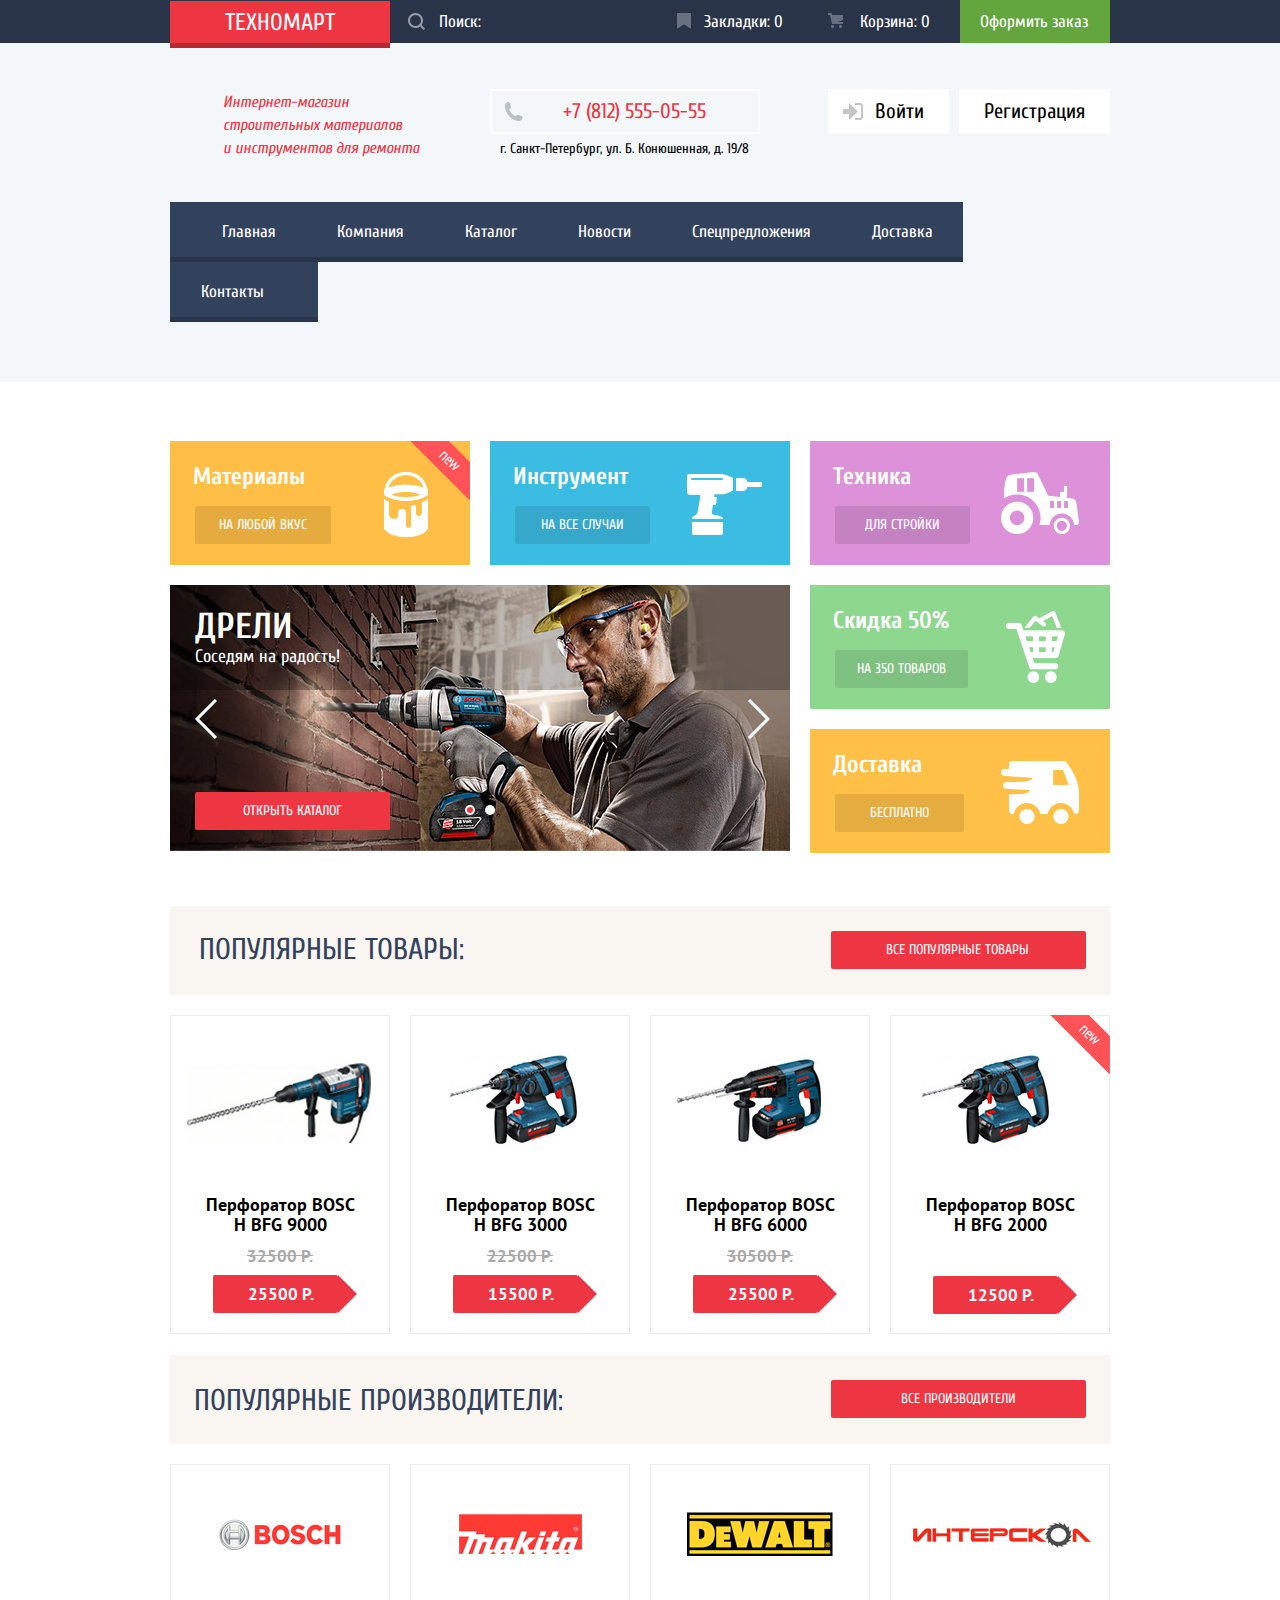
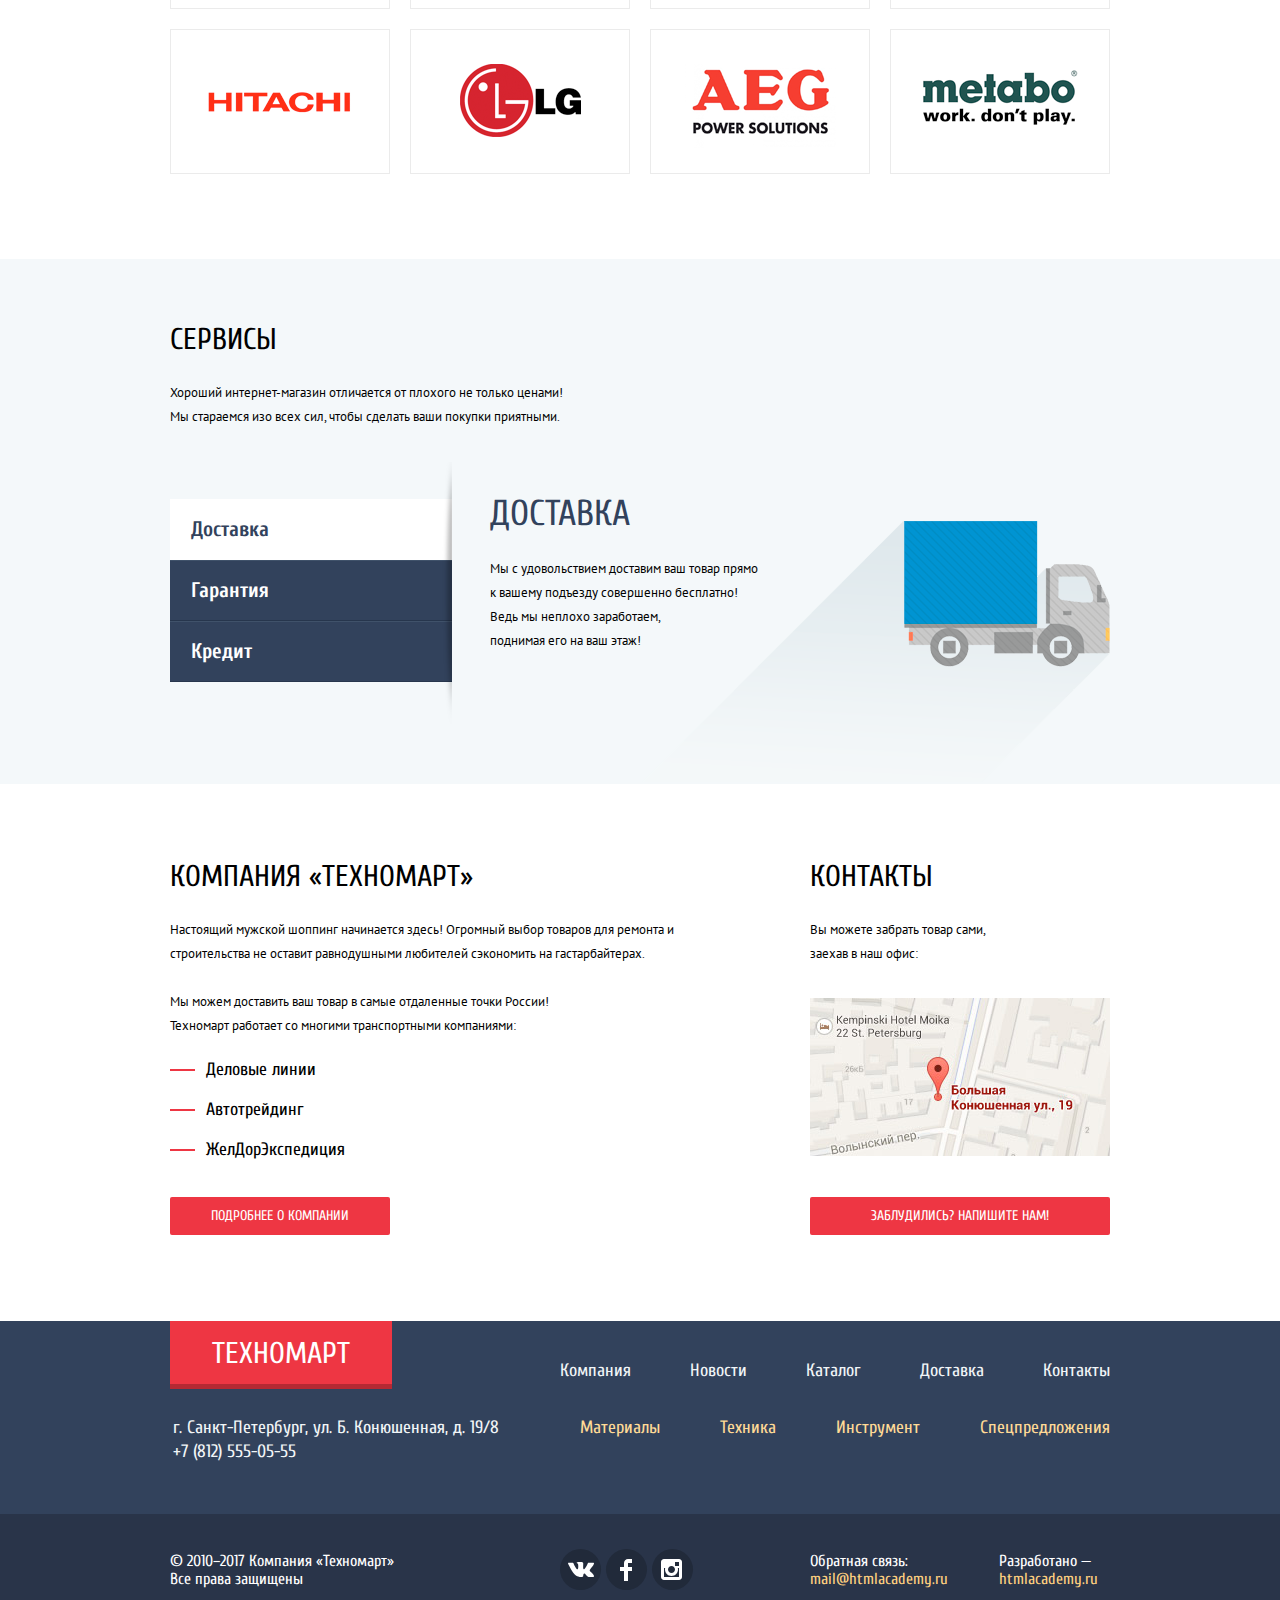
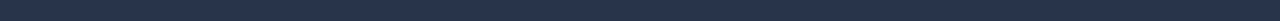
<file: index.html>
<!DOCTYPE html>
<html lang="ru">
  <head>
    <meta charset="UTF-8">
    <title>HTML Academy: Техномарт</title>
    <link href="https://fonts.googleapis.com/css?family=Cuprum:400,400i,700|PT+Sans:400,400i,700&amp;subset=cyrillic" rel="stylesheet">
    <link rel="stylesheet" href="css/style.css">
    <link href="css/normalize.css" rel="stylesheet">
  </head>
  <body>
    <header class="main-header">
      <div class="header-top">
        <div class="container">
          <a class="logo">Техномарт</a>
          <form class="search-form" method="get" action="https://echo.htmlacademy.ru">
            <input type="text" id="site-search" placeholder="Поиск:">
            <label for="site-search"></label>
          </form>
          <a class="bookmarks" href="#">Закладки: 0</a>
          <a class="basket" href="#">Корзина: 0</a>
          <a href="#">Оформить заказ</a>
        </div>
      </div>
      <div class="header-bottom container">
        <h1>Интернет-магазин<br> строительных материалов<br> и инструментов для ремонта</h1>
        <p class="header-contacts"><span>+7 (812) 555-05-55 </span><span>г. Санкт-Петербург, ул. Б. Конюшенная, д. 19/8</span></p>
        <ul class="user-menu">
          <li><a class="enter" href="#">Войти</a></li>
          <li><a href="#">Регистрация</a></li>
        </ul>
        <nav class="main-navigation">
          <ul>
            <li><a class="first-item" href="#">Главная</a></li>
            <li><a href="#">Компания</a></li>
            <li><a href="catalog.html">Каталог</a></li>
            <li><a href="#">Новости</a></li>
            <li><a href="#">Спецпредложения</a></li>
            <li><a href="#">Доставка</a></li>
            <li><a class="last-item" href="#">Контакты</a></li>
          </ul>
        </nav>
      </div>
    </header>
    <main>
      <div class="container">
        <section class="promo-block">
          <h2 class="visually-hidden">Предложения магазина</h2>
          <div class="greed">
            <p class="materials new-flag">
              <b>Материaлы</b>
              <a href="#">На любой вкус</a>
            </p>
            <p class="tools">
              <b>Инструмент</b>
              <a href="#">На все случаи</a>
            </p>
            <p class="equipment">
              <b>Техника</b>
              <a href="#">Для стройки</a>
            </p>
            <div class="materials-right-column">
              <p class="discount">
                <b>Скидка 50%</b>
                <a href="#">На 350 товаров</a>
              </p>
              <p class="delivery">
                <b>Доставка</b>
                <a href="#">Бесплатно</a>
              </p>
            </div>
            <section class="manual-tools">
              <h3 class="visually-hidden">Ручной инструмент</h3>
              <button class="prev">Предыдущий</button>
              <button class="next">Следующий</button>
              <ul class="slider-list">
                <li class="active">
                  <h4>Дрели</h4>
                  <p>Соседям на радость!</p>
                  <a href="catalog.html">Открыть каталог</a>
                </li>
                <li>
                  <h4>Перфораторы</h4>
                  <p>Настоящие мужские игрушки</p>
                  <a href="#">Открыть каталог</a>
                </li>
              </ul>
              <div class="slider-dots">
                <span class=" dot drills-dot current-dot"></span>
                <span class="dot perforators-dot"></span>
              </div>
            </section>
          </div>
        </section>
      </div>
      <section class="goods container">
        <div class="goods-header">
          <h2>Популярные товары:</h2>
          <a href="#">Все популярные товары</a>
        </div>
        <ul>
          <li class="goods-item">
            <h3>Перфоратор BOSCH BFG 9000</h3>
            <div class="goods-image">
              <img src="img/bocsh-bfg-9000.jpg" alt="Изображение перфоратора BOCSH BFG 9000" width="184" height="164">
            </div>
            <div class="mask">
                <a class="buy-button" href="#">Купить</a>
                <a class="bookmark-button" href="#">В закладки</a>
            </div>
            <p>32500 р.</p>
            <a class="goods-button" href="#">25500 p.</a>
          </li>
          <li class="goods-item">
            <h3>Перфоратор BOSCH BFG 3000</h3>
            <div class="goods-image">
              <img src="img/bocsh-bfg-3000.jpg" alt="Изображение перфоратора BOCSH BFG 3000" width="127" height="112">
            </div>
            <div class="mask">
              <a class="buy-button" href="#">Купить</a>
              <a class="bookmark-button" href="#">В закладки</a>
            </div>
            <p>22500 р.</p>
            <a class="goods-button" href="#">15500 p.</a>
          </li>
          <li class="goods-item">
            <h3>Перфоратор BOSCH BFG 6000</h3>
            <div class="goods-image">
              <img src="img/bocsh-bfg-6000.jpg" alt="Изображение перфоратора BOCSH BFG 6000" width="144" height="128">
            </div>
            <div class="mask">
              <a class="buy-button" href="#">Купить</a>
              <a class="bookmark-button" href="#">В закладки</a>
            </div>
            <p>30500 р.</p>
            <a class="goods-button" href="#">25500 p.</a>
          </li>
          <li class="goods-item new-flag">
            <h3>Перфоратор BOSCH BFG 2000</h3>
            <div class="goods-image">
              <img src="img/bocsh-bfg-2000.jpg" alt="Изображение перфоратора BOCSH BFG 2000" width="127" height="112">
            </div>
            <div class="mask">
              <a class="buy-button" href="#">Купить</a>
              <a class="bookmark-button" href="#">В закладки</a>
            </div>
            <a class="goods-button" href="#">12500 p.</a>
          </li>
        </ul>
      </section>
      <section class="producer container">
        <div class="producer-header">
          <h2>Популярные производители:</h2>
          <a href="#">Все производители</a>
        </div>
        <ul class="producer-list">
          <li class="producer-item">
            <a href="#">
              <img src="img/bosch-logo.png" alt="Изображение логотипа BOCSH" width="126" height="37">
            </a>
          </li>
          <li class="producer-item">
            <a href="#">
              <img src="img/makita-logo.png" alt="Изображение логотипа Makita" width="123" height="40">
            </a>
          </li>
          <li class="producer-item">
            <a href="#">
              <img src="img/dewalt-logo.png" alt="Изображение логотипа DeWALT" width="146" height="44">
            </a>
          </li>
          <li class="producer-item">
            <a href="#">
              <img src="img/interskol-logo.png" alt="Изображение логотипа Интерсол" width="200" height="88">
            </a>
          </li>
          <li class="producer-item"v>
            <a href="#">
              <img src="img/hitachi-logo.png" alt="Изображение логотипа HITACHI" width="169" height="31">
            </a>
          </li>
          <li class="producer-item">
            <a href="#">
              <img src="img/lg-logo.png" alt="Изображение логотипа LG" width="121" height="73">
            </a>
          </li>
          <li class="producer-item">
            <a href="#">
              <img src="img/aeg-logo.png" alt="Изображение логотипа AEG Power Solutions" width="151" height="96">
            </a>
          </li>
          <li class="producer-item">
            <a href="#">
              <img src="img/metabo-logo.png" alt="Изображение логотипа Metabo" width="204" height="69">
            </a>
          </li>
        </ul>
      </section>
      <section class="services">
        <div class="container">
          <h2>Сервисы</h2>
          <p>Хороший интернет-магазин отличается от плохого не только ценами! Мы стараемся изо всех сил, чтобы сделать ваши покупки приятными.</p>
          <div class="slides">
            <div class="slides-button">
              <a class="services-button delivery-button button-current" href="#">Доставка</a>
              <a class="services-button warrant-button" href="#">Гарантия</a>
              <a class="services-button credit-button" href="#">Кредит</a>
            </div>
            <ul class="servise-slides">
              <li class="slide-delivery current-slide">
                <h3>Доставка</h3>
                <p>Мы с удовольствием доставим ваш товар прямо<br> к вашему подъезду совершенно бесплатно!<br> Ведь мы неплохо заработаем,<br> поднимая его на ваш этаж!</p> 
              </li>
              <li class="slide-warrant">
                <h3>Гарантия</h3>
                <p>Если купленный у нас товар поломается или заискрит,<br> а также в случае пожара, спровоцированного его возгаранием,<br> вы всегда можете быть уверены в нашей гарантии. Мы обменяем<br> сгоревший товар на новый.<br> Дом уж восстановите как-нибудь сами.</p>
              </li>
              <li class="slide-credit">
                <h3>Кредит</h3>
                <p>Залезть в долговую яму стало проще!<br> Кредитные консультанты придут вам на помощь.</p>
                <a href="#">Отправить заявку</a>
              </li>
            </ul>
          </div>
        </div>
      </section>
      <div class="container about-us-grid">
        <section class="about-us">
          <h2>Компания «Техномарт»</h2>
          <p>Настоящий мужской шоппинг начинается здесь! Огромный выбор товаров для ремонта и строительства не оставит равнодушными любителей сэкономить на гастарбайтерах.</p>
          <p>Мы можем доставить ваш товар в самые отдаленные точки России! Техномарт работает со многими транспортными компаниями:</p>
          <ul class="delivery-companies">
            <li>Дeловые линии</li>
            <li>Автотрейдинг</li>
            <li>ЖелДорЭкспедиция</li>
          </ul>
          <a class="red-button about-us-button" href="#">Подробнее о компании</a>
        </section>
        <section class="contacts">
          <h2>Контакты</h2>
          <p>Вы можете забрать товар сами, заехав в наш офис:</p>
          <a class="map" href="https://yandex.ru/maps/2/saint-petersburg/?ll=30.323171%2C59.938504&mode=search&ol=geo&ouri=ymapsbm1%3A%2F%2Fgeo%3Fll%3D30.323%252C59.939%26spn%3D0.001%252C0.001%26text%3D%25D0%25A0%25D0%25BE%25D1%2581%25D1%2581%25D0%25B8%25D1%258F%252C%2520%25D0%25A1%25D0%25B0%25D0%25BD%25D0%25BA%25D1%2582-%25D0%259F%25D0%25B5%25D1%2582%25D0%25B5%25D1%2580%25D0%25B1%25D1%2583%25D1%2580%25D0%25B3%252C%2520%25D0%2591%25D0%25BE%25D0%25BB%25D1%258C%25D1%2588%25D0%25B0%25D1%258F%2520%25D0%259A%25D0%25BE%25D0%25BD%25D1%258E%25D1%2588%25D0%25B5%25D0%25BD%25D0%25BD%25D0%25B0%25D1%258F%2520%25D1%2583%25D0%25BB%25D0%25B8%25D1%2586%25D0%25B0%252C%252019%252F8&sctx=ZAAAAAgAEAAaKAoSCSt8fa1LD0NAEb96LFFMzEtAEhIJAP7%2F%2F7%2Fcxz8RADR66cs3rD8iBQABAgQFKAowADj0n5a00dTn7X9A26ABSAFVAACAv1j%2F%2F%2F%2F%2F%2F%2F%2F%2F%2F%2F8BYhJkaXJlY3RfcGFnZV9pZD0yNDJqAnJ1cACdAc3MzD2gAQCoAQA%3D&sll=30.323311%2C59.938593&sspn=0.006928%2C0.001815&text=%D0%91%D0%BE%D0%BB%D1%8C%D1%88%D0%B0%D1%8F%20%D0%9A%D0%BE%D0%BD%D1%8E%D1%88%D0%B5%D0%BD%D0%BD%D0%B0%D1%8F%20%D1%83%D0%BB%D0%B8%D1%86%D0%B0%2C%2019&z=18.25">
            <img src="img/map.jpg" alt="Интернет-магазин Техномарт расположен по адресу г. Санкт-Петербург, ул. Большая Конюшенная, д. 19" width="300" height="158">
          </a>
          <a class="red-button contacts-button" href="#">Заблудились? Напишите нам!</a>
        </section>
      </div>
    </main>
    <footer>
      <div class="footer-lighter">
        <div class="container">
          <div class="footer-lighter-top">
            <a class="footer-logo">Техномарт</a>
            <ul class="footer-main-menu">
              <li><a href="#">Компания</a></li>
              <li><a href="#">Новости</a></li>
              <li><a href="#">Каталог</a></li>
              <li><a href="#">Доставка</a></li>
              <li><a href="#">Контакты</a></li>
            </ul>
          </div>
          <div class="footer-lighter-bottom">
            <p>г. Санкт-Петербург, ул. Б. Конюшенная, д. 19/8 +7 (812) 555-05-55</p>
            <ul class="footer-offer-menu">
              <li><a href="#">Материалы</a></li>
              <li><a href="#">Техника</a></li>
              <li><a href="#">Инструмент</a></li>
              <li><a href="#">Спецпредложения</a></li>
            </ul>
          </div>
        </div>
      </div>
      <div class="footer-darker">
        <div class="container">
          <p>© 2010–2017 Компания «Техномарт» Все права защищены</p>
          <ul class="social-list">
            <li>
              <a class="vkontakte" href="#">
                <img src="img/vk-icon.svg" width="26" height="15" alt="Страница Техномарта Вконтакте">
              </a>
            </li>
            <li>
              <a class="facebook" href="#">
                <img src="img/fb-icon.svg" width="12" height="22" alt="Страница Техномарта на Facebook">
              </a>
            </li>
            <li>
              <a class="instagram" href="#">
                <img src="img/insta-icon.svg" width="21" height="21" alt="Страница Техномарта в Instagram">
              </a>
            </li>
          </ul>
          <p>Обратная связь: <a class="email" href="mailto:mail@htmlacademy.ru">mail@htmlacademy.ru</a></p>
          <p>Разработано — <a class="developer" href="#">htmlacademy.ru</a></p>
        </div>
      </div>
    </footer>
    <section class="modal-feedback">
      <form class="feedback-form" action="get" action="https://echo.htmlacademy.ru">
        <div class="white-background">
          <p class="feedback-form-item">
            <label for="user-name">Ваше имя:</label>
            <input class='user' type="text" name="name" id="user-name" placeholder="Имя Фамилия">
          </p>
          <p class="feedback-form-item">
            <label for="user-email">Ваш e-mail:</label>
            <input type="text" name="email" id="user-email" placeholder="email@example.com">
          </p>
          <p class="feedback-form-item">
            <label for="user-letter">Текст письма:</label>
            <textarea name="letter" id="user-letter" cols="30" rows="10" placeholder="В свободной форме"></textarea>
          </p>
        </div>
        <div class="gray-background">
          <button class="red-button" type="submit">Отправить</button>
        </div>
      </form>
      <button class="close-button" type="button">Закрыть</button>
    </section>
    <section class="modal-map">
      <iframe src="https://yandex.ru/map-widget/v1/-/CCuwNM9k" width="970" height="476" frameborder="1" allowfullscreen="true"></iframe>
      <img src="img/map-modal.png" widht="970" height="476" alt="Расположение интернет-магазина Техномарт на карте">
      <button class="close-button" type="button">Закрыть</button>
    </section>
    <script src="js/script.js"></script>
  </body>
</html>
</file>
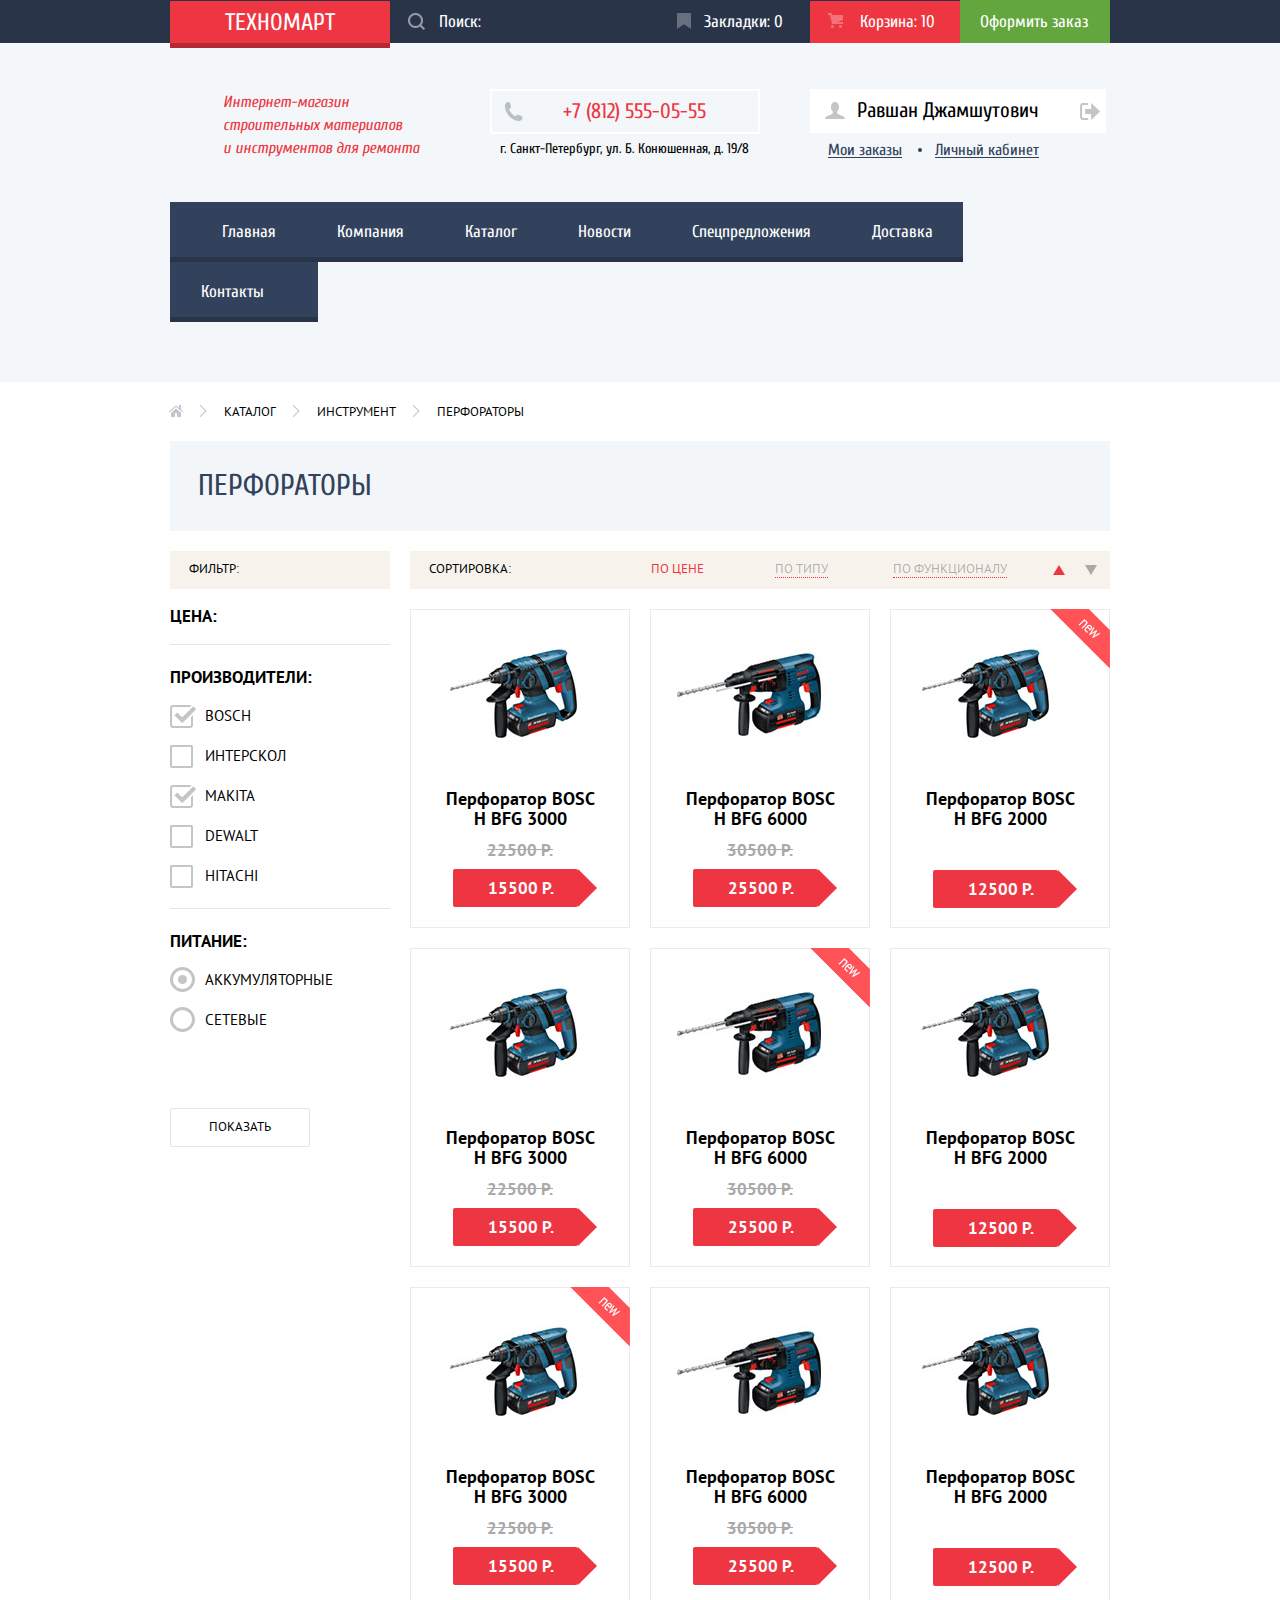
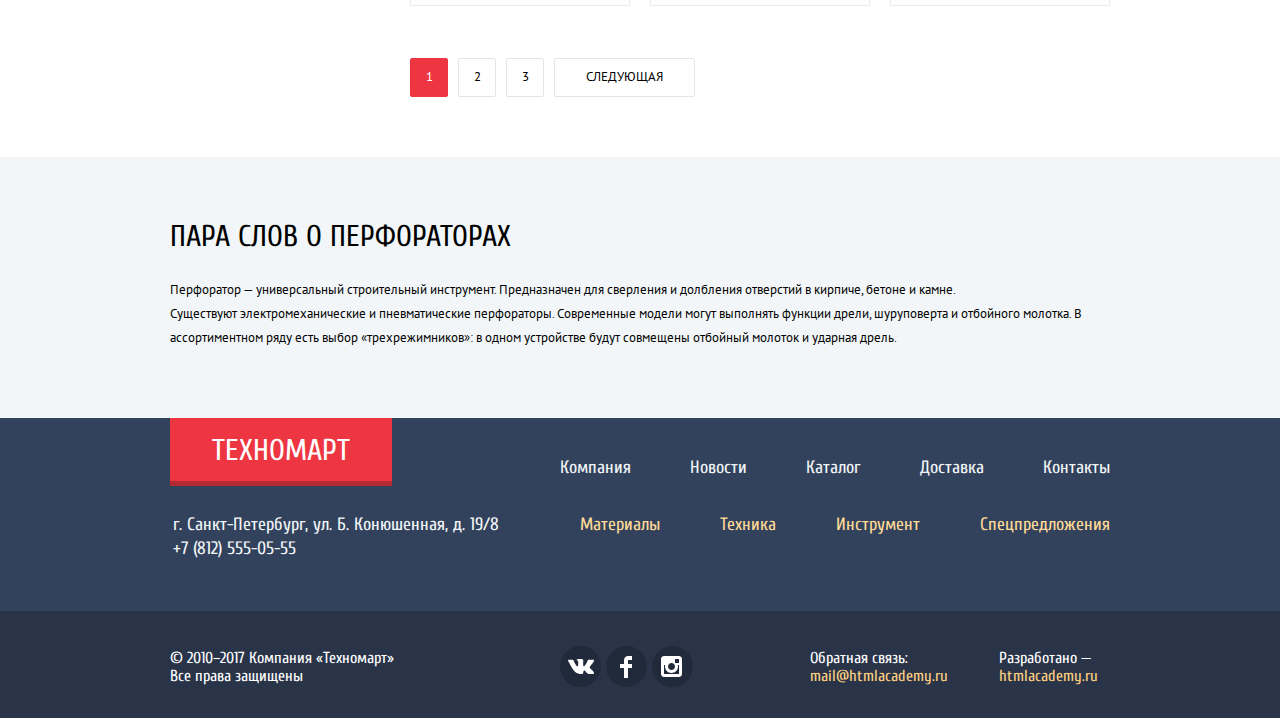
<file: catalog.html>
<!DOCTYPE html>
<html lang="ru">
  <head>
    <meta charset="UTF-8">
    <title>HTML Academy: Техномарт</title>
    <link href="https://fonts.googleapis.com/css?family=Cuprum:400,400i,700|PT+Sans:400,400i,700&amp;subset=cyrillic" rel="stylesheet">
    <link rel="stylesheet" href="css/style.css">
    <link href="css/normalize.css" rel="stylesheet">
  </head>
  <body>
    <header class="main-header header-perforators">
      <div class="header-top">
        <div class="container">
          <a class="logo" href="index.html">Техномарт</a>
          <form class="search-form" method="get" action="https://echo.htmlacademy.ru">
            <input type="text" id="site-search" placeholder="Поиск:">
            <label for="site-search"></label>
          </form>
          <a class="bookmarks" href="#">Закладки: 0</a>
          <a class="basket not-empty" href="#">Корзина: 10</a>
          <a href="#">Оформить заказ</a>
        </div>
      </div>
      <div class="header-bottom container">
        <p>Интернет-магазин<br> строительных материалов<br> и инструментов для ремонта</p>
        <p class="header-contacts"><span>+7 (812) 555-05-55 </span><span>г. Санкт-Петербург, ул. Б. Конюшенная, д. 19/8</span></p>
        <ul class="user-menu-entered">
          <li><a class="user-name" href="#">Равшан Джамшутович</a></li>
          <li><a class="exit" href="#"><span class="visually-hidden">Выход</span></a></li>
          <li><a class="order" href="#">Мои заказы</a></li>
          <li><a class="account" href="#">Личный кабинет</a></li>
        </ul>
        <nav class="main-navigation">
          <ul>
            <li><a class="first-item" href="#">Главная</a></li>
            <li><a href="#">Компания</a></li>
            <li><a href="#">Каталог</a></li>
            <li><a href="#">Новости</a></li>
            <li><a href="#">Спецпредложения</a></li>
            <li><a href="#">Доставка</a></li>
            <li><a class="last-item" href="#">Контакты</a></li>
          </ul>
        </nav>
      </div>
    </header>
    <main>
      <div class="container perforators-grid">
        <h1>Перфораторы</h1>
        <ul class="breadcrumbs">
          <li><a href="#">Каталог</a></li>
          <li><a href="#">Инструмент</a></li>
          <li><a>Перфораторы</a></li>
        </ul>
        <div class="left-column">
          <section class="filter">
            <h2>Фильтр:</h2>
            <form method="get" action="https://echo.htmlacademy.ru">
              <fieldset>
                <legend>Цена:</legend>
              </fieldset>
              <fieldset>
                <legend>Производители:</legend>
                <ul>
                  <li>
                    <input class="visually-hidden filter-checkbox" type="checkbox" name="bocsh" id="filter-bosch" checked>
                    <label for="filter-bosch">BOSCH</label>
                  </li>
                  <li>
                    <input class="visually-hidden filter-checkbox" type="checkbox" name="inteskol" id="filter-inteskol">
                    <label for="filter-inteskol">Интерскол</label>
                  </li>
                  <li>
                    <input class="visually-hidden filter-checkbox" type="checkbox" name="makita" id="filter-makita" checked>
                    <label for="filter-makita">Makita</label>
                  </li>
                  <li>
                    <input class="visually-hidden filter-checkbox" type="checkbox" name="dewalt" id="filter-dewalt">
                    <label for="filter-dewalt">Dewalt</label>
                  </li>
                  <li>
                    <input class="visually-hidden filter-checkbox" type="checkbox" name="hitachi" id="filter-hitachi">
                    <label for="filter-hitachi">Hitachi</label>
                  </li>
                </ul>
              </fieldset>
              <fieldset>
                <legend>Питание:</legend>
                <ul>
                  <li>
                    <input class="visually-hidden filter-radio" type="radio" name="supply" value="accumulator" id="filter-accumulator" checked>
                    <label for="filter-accumulator">Аккумуляторные</label>
                  </li>
                  <li>
                    <input class="visually-hidden filter-radio" type="radio" name="supply" value="circuit" id="filter-circuit">
                    <label for="filter-circuit">Сетевые</label>
                  </li> 
                </ul>
              </fieldset>
              <button type="submit">Показать</button>
            </form>
          </section>
        </div>
        <div class="right-column">
          <section class="assortment">
            <h2>Сортировка:</h2>
            <ul>
              <li class="assortment-price assortment-current"><a href="#">По цене</a></li>
              <li class="assortment-type"><a href="#">По типу</a></li>
              <li class="assortment-function"><a href="#">По функционалу</a></li>
            </ul>
            <ul class="assortment-direction">
              <li class="assortment-up current"><a href=""><span class="visually-hidden">По возрастанию</span></a></li>
              <li class="assortment-down"><a href=""><span class="visually-hidden">По убыванию</span></a></li>
            </ul>
          </section>
          <section class="perforators-catalog">
            <h2 class="visually-hidden">Каталог</h2>
            <ul class="perforator-list">
              <li class="perforator-item first-column">
                <h3>Перфоратор BOSCH BFG 3000</h3>
                <div class="goods-image">
                  <img src="img/bocsh-bfg-3000.jpg" alt="Изображение перфоратора BOCSH BFG 3000" width="127" height="112">
                </div>
                <div class="mask">
                  <a class="buy-button" href="#">Купить</a>
                  <a class="bookmark-button" href="#">В закладки</a>
                </div>
                <p>22500 р.</p>
                <a class="goods-button" href="#">15500 p.</a>
              </li>
              <li class="perforator-item second-column">
                <h3>Перфоратор BOSCH BFG 6000</h3>
                <div class="goods-image">
                  <img src="img/bocsh-bfg-6000.jpg" alt="Изображение перфоратора BOCSH BFG 6000" width="144" height="128">
                </div>
                <div class="mask">
                  <a class="buy-button" href="#">Купить</a>
                  <a class="bookmark-button" href="#">В закладки</a>
                </div>
                <p>30500 р.</p>
                <a class="goods-button" href="#">25500 p.</a>
              </li>
              <li class="perforator-item new-flag third-column">
                <h3>Перфоратор BOSCH BFG 2000</h3>
                <div class="goods-image">
                  <img src="img/bocsh-bfg-2000.jpg" alt="Изображение перфоратора BOCSH BFG 2000" width="127" height="112">
                </div>
                <div class="mask">
                  <a class="buy-button" href="#">Купить</a>
                  <a class="bookmark-button" href="#">В закладки</a>
                </div>
                <a class="goods-button" href="#">12500 p.</a>
              </li>
              <li class="perforator-item first-column">
                <h3>Перфоратор BOSCH BFG 3000</h3>
                <div class="goods-image">
                  <img src="img/bocsh-bfg-3000.jpg" alt="Изображение перфоратора BOCSH BFG 3000" width="127" height="112">
                </div>
                <div class="mask">
                  <a class="buy-button" href="#">Купить</a>
                  <a class="bookmark-button" href="#">В закладки</a>
                </div>
                <p>22500 р.</p>
                <a class="goods-button" href="#">15500 p.</a>
              </li>
              <li class="perforator-item new-flag second-column">
                <h3>Перфоратор BOSCH BFG 6000</h3>
                <div class="goods-image">
                  <img src="img/bocsh-bfg-6000.jpg" alt="Изображение перфоратора BOCSH BFG 6000" width="144" height="128">
                </div>
                <div class="mask">
                  <a class="buy-button" href="#">Купить</a>
                  <a class="bookmark-button" href="#">В закладки</a>
                </div>
                <p>30500 р.</p>
                <a class="goods-button" href="#">25500 p.</a>
              </li>
              <li class="perforator-item third-column">
                <h3>Перфоратор BOSCH BFG 2000</h3>
                <div class="goods-image">
                  <img src="img/bocsh-bfg-2000.jpg" alt="Изображение перфоратора BOCSH BFG 2000" width="127" height="112">
                </div>
                <div class="mask">
                  <a class="buy-button" href="#">Купить</a>
                  <a class="bookmark-button" href="#">В закладки</a>
                </div>
                <a class="goods-button" href="#">12500 p.</a>
              </li>
              <li class="perforator-item new-flag first-column last-line">
                <h3>Перфоратор BOSCH BFG 3000</h3>
                <div class="goods-image">
                  <img src="img/bocsh-bfg-3000.jpg" alt="Изображение перфоратора BOCSH BFG 3000" width="127" height="112">
                </div>
                <div class="mask">
                  <a class="buy-button" href="#">Купить</a>
                  <a class="bookmark-button" href="#">В закладки</a>
                </div>
                <p>22500 р.</p>
                <a class="goods-button" href="#">15500 p.</a>
              </li>
              <li class="perforator-item second-column last-line">
                <h3>Перфоратор BOSCH BFG 6000</h3>
                <div class="goods-image">
                  <img src="img/bocsh-bfg-6000.jpg" alt="Изображение перфоратора BOCSH BFG 6000" width="144" height="128">
                </div>
                <div class="mask">
                  <a class="buy-button" href="#">Купить</a>
                  <a class="bookmark-button" href="#">В закладки</a>
                </div>
                <p>30500 р.</p>
                <a class="goods-button" href="#">25500 p.</a>
              </li>
              <li class="perforator-item third-column last-line">
                <h3>Перфоратор BOSCH BFG 2000</h3>
                <div class="goods-image">
                  <img src="img/bocsh-bfg-2000.jpg" alt="Изображение перфоратора BOCSH BFG 2000" width="127" height="112">
                </div>
                <div class="mask">
                  <a class="buy-button" href="#">Купить</a>
                  <a class="bookmark-button" href="#">В закладки</a>
                </div>
                <a class="goods-button" href="#">12500 p.</a>
              </li>
            </ul>
            <ul class="pagination-list">
              <li><a class="pagination-current">1</a></li>
              <li><a href="#">2</a></li>
              <li><a href="#">3</a></li>
              <li><a class="pagination-next" href="#">Следующая</a></li>
            </ul>
          </section>
        </div> 
      </div>
      <div class="perforator-gray-background">
        <section class="perforators-particular container">
          <h2>Пара слов о перфораторах</h2>
          <p>Перфоратор — универсальный строительный инструмент. Предназначен для сверления и долбления отверстий в кирпиче, бетоне и камне.<br>
            Существуют электромеханические и пневматические перфораторы. Современные модели могут выполнять функции дрели, шуруповерта и отбойного молотка. 
            В ассортиментном ряду есть выбор «трехрежимников»: в одном устройстве будут совмещены отбойный молоток и ударная дрель.</p>
        </section>
      </div>
    </main>
    <footer>
      <div class="footer-lighter">
        <div class="container">
          <div class="footer-lighter-top">
            <a class="footer-logo">Техномарт</a>
            <ul class="footer-main-menu">
              <li><a href="#">Компания</a></li>
              <li><a href="#">Новости</a></li>
              <li><a href="#">Каталог</a></li>
              <li><a href="#">Доставка</a></li>
              <li><a href="#">Контакты</a></li>
            </ul>
          </div>
          <div class="footer-lighter-bottom">
            <p>г. Санкт-Петербург, ул. Б. Конюшенная, д. 19/8 +7 (812) 555-05-55</p>
            <ul class="footer-offer-menu">
              <li><a href="#">Материалы</a></li>
              <li><a href="#">Техника</a></li>
              <li><a href="#">Инструмент</a></li>
              <li><a href="#">Спецпредложения</a></li>
            </ul>
          </div>
        </div>
      </div>
      <div class="footer-darker">
        <div class="container">
          <p>© 2010–2017 Компания «Техномарт» Все права защищены</p>
          <ul class="social-list">
            <li>
              <a class="vkontakte" href="#">
                <img src="img/vk-icon.svg" width="26" height="15" alt="Страница Техномарта Вконтакте">
              </a>
            </li>
            <li>
              <a class="facebook" href="#">
                <img src="img/fb-icon.svg" width="12" height="22" alt="Страница Техномарта на Facebook">
              </a>
            </li>
            <li>
              <a class="instagram" href="#">
                <img src="img/insta-icon.svg" width="21" height="21" alt="Страница Техномарта в Instagram">
              </a>
            </li>
          </ul>
          <p>Обратная связь: <a class="email" href="mailto:mail@htmlacademy.ru">mail@htmlacademy.ru</a></p>
          <p>Разработано — <a class="developer" href="#">htmlacademy.ru</a></p>
        </div>
      </div>
    </footer>
    <section class="modal-cart">
      <h2>Товар добавлен в корзину!</h2>
      <div class="modal-cart-bottom">
        <a class="red-button order-button" href="#">Оформить заказ</a>
        <a class="continue-button" href="#">Продолжить покупки</a>
        <a class="close-button" href="#"><span class="visually-hidden">Закрыть</span></a>
      </div>
    </section>
  </body>
</html>
</file>
<file: css/style.css>
body {
  margin: 0;
  padding: 0;
  min-width: 960px;
  font-family: 'Cuprum', 'PT Sans', sans-serif;
  font-size: 13px;
  font-weight: 400;
  line-height: 24px;
  color: #000;
  background: #fff;
  word-break: break-all;
}

.visually-hidden:not(:focus):not(:active),
input[type="checkbox"].visually-hidden,
input[type="radio"].visually-hidden {
    position: absolute;
    width: 1px;
    height: 1px;
    margin: -1px;
    border: 0;
    padding: 0;
    white-space: nowrap;
    -webkit-clip-path: inset(100%);
        clip-path: inset(100%);
            clip: rect(0 0 0 0);
    overflow: hidden;
}

.main-header {
  margin-bottom: 59px;
  background: #f3f7f9;
}

.container {
  width: 940px;
  margin: 0 auto;
  padding: 0 10px;
}

.header-top {
  background: #293449;
  margin-bottom: 46px;
}

.header-top .container {
  display: -webkit-box;
  display: -ms-flexbox;
  display: flex;
  -webkit-box-align: center;
      -ms-flex-align: center;
          align-items: center;
  -ms-flex-wrap: wrap;
      flex-wrap: wrap;
}

.main-header .logo {
  position: relative;
  padding: 10px 55px 8px;
  font-size: 24px;
  line-height: 24px;
  color: #fff;
  background: #ee3643;
  text-transform: uppercase;
}

.main-header .logo::before {
  content: "";
  position: absolute;
  bottom: -5px;
  left: 0;
  width: 100%;
  height: 5px;
  background: #b52933;
}

.main-header .search-form {
  position: relative;
}

.search-form input {
  -ms-flex-item-align: stretch;
      -ms-grid-row-align: stretch;
      align-self: stretch;
  -webkit-box-sizing: border-box;
          box-sizing: border-box;
  width: 270px;
  padding: 12px 0 12px 49px;
  background: none;
  border: none;
  font-family: inherit;
  font-size: 17px;
  line-height: 18px;
}

.search-form input::-webkit-input-placeholder {
  color: #fff;
}

.search-form input:-ms-input-placeholder {
  color: #fff;
}

.search-form input::-ms-input-placeholder {
  color: #fff;
}

.search-form input::placeholder {
  color: #fff;
}

.search-form input:hover {
  background: #212a3a;
  border-color: #212a3a;
}

.search-form input:focus {
  background: #fff;
  border-color: #fff;
}

.search-form input:focus::-webkit-input-placeholder {
  color: #000;
}

.search-form input:focus:-ms-input-placeholder {
  color: #000;
}

.search-form input:focus::-ms-input-placeholder {
  color: #000;
}

.search-form input:focus::placeholder {
  color: #000;
}

.search-form input + label {
  content: "";
  position: absolute;
  top: 12px;
  left: 18px;
  width: 17px;
  height: 17px;
  background: url("../img/search-sprites.png") no-repeat 0 0;
}

.search-form input:hover + label {
  background-position: -30px 0;
}

.search-form input:focus + label {
  background-position: -60px 0;
}


.header-top a {
  min-width: 150px;
  -webkit-box-sizing: border-box;
          box-sizing: border-box;
  font-size: 17px;
  line-height: 18px;
  color: #fff;
  text-decoration: none;
}

.bookmarks {
  position: relative;
  padding: 12px 0 12px 44px;
}

.bookmarks::before {
  content: "";
  position: absolute;
  top: 12px;
  left: 17px;
  width: 14px;
  height: 16px;
  background: url("../img/bookmark-sprites.png") no-repeat 0 0;
}

.basket {
  position: relative;
  padding: 12px 0 12px 50px;
}

.basket::before {
  content: "";
  position: absolute;
  top: 12px;
  left: 18px;
  width: 15px;
  height: 15px;
  background: url("../img/basket-sprites.png") no-repeat 0 0;
}

.bookmarks:hover,
.basket:hover,
.bookmarks:focus,
.basket:focus {
  background: #212a3a;
}

.not-empty {
  background: #ee3643;
}

.not-empty:hover,
.not-empty:focus {
  background: #ca2d38;
}

.bookmarks:hover::before,
.bookmarks:focus::before,
.basket:hover::before,
.basket:focus::before {
  background-position: -30px 0;
}

.bookmarks:active,
.basket:active {
  background: #161d29;
}

.not-empty:active {
  background: #ba2632;
}

.bookmarks:active::before,
.basket:active::before {
  background-position: 0 0;
}


.bookmarks:active,
.basket:active {
  color: rgba(255, 255, 255, 0.3);
}

.header-top a:last-child {
  padding: 13px 20px 12px;
  background: #63a63e;
}

.header-top a:last-child:hover,
.header-top a:last-child:focus {
  background: #5fbb2d;
}

.header-top a:last-child:active {
  background: #518534;
}

.header-top a:last-child:active {
  color: rgba(255, 255, 255, 0.3);
}

.header-bottom {
  display: -webkit-box;
  display: -ms-flexbox;
  display: flex;
  -webkit-box-pack: justify;
      -ms-flex-pack: justify;
          justify-content: space-between;
  -ms-flex-wrap: wrap;
      flex-wrap: wrap;
}

.header-bottom h1,
.header-bottom p:first-child {
  display: -webkit-box;
  display: -ms-flexbox;
  display: flex;
  margin: 0;
  margin-bottom: 42px;
  padding-left: 53px;
  padding-top: 2px;
  width: 247px;
  font-size: 16px;
  font-style: italic;
  font-weight: normal;
  line-height: 23px;
  color: #ee3643;
}

.header-contacts {
  display: -webkit-box;
  display: -ms-flexbox;
  display: flex;
  -webkit-box-orient: vertical;
  -webkit-box-direction: normal;
      -ms-flex-direction: column;
          flex-direction: column;
  -webkit-box-align: start;
      -ms-flex-align: start;
          align-items: flex-start;
  width: 300px;
  margin: 0;
  margin-bottom: 36px;
  padding: 0;
}

.header-contacts span:nth-child(1) {
  position: relative;
  padding: 10px 52px 10px 71px;
  border: 2px solid #fff;
  font-size: 21px;
  line-height: 21px;
  color: #ee3643;
}

.header-contacts span:nth-child(1)::before {
  content: "";
  position: absolute;
  top: 11px;
  left: 12px;
  width: 19px;
  height: 19px;
  background: url("../img/icon-phone.png") no-repeat 0 0;
}

.header-contacts span:nth-child(2) {
  font-size: 14px;
  padding: 3px 10px;
}

.user-menu,
.user-menu-entered {
  display: -webkit-box;
  display: -ms-flexbox;
  display: flex;
  -webkit-box-pack: end;
      -ms-flex-pack: end;
          justify-content: flex-end;
  -ms-flex-wrap: wrap;
      flex-wrap: wrap;
  width: 300px;
  margin: 0;
  padding: 0;
  list-style: none;
}

.user-menu-entered {
  -webkit-box-pack: start;
      -ms-flex-pack: start;
          justify-content: flex-start;
  -ms-flex-line-pack: start;
      align-content: flex-start;
  position: relative;
}

.user-menu a {
  display: block;
  margin-left: 10px;
  margin-bottom: 2px;
  padding: 12px 25px;
  text-decoration: none;
  font-size: 21px;
  line-height: 21px;
  color: #000;
  background: #fff;
  word-wrap: break-word;
}

.user-menu-entered li {
  margin-left: 18px;
  margin-right: 15px;
}

/* .user-menu-entered li:first-child {
  padding: 12px 25px;
  display: flex;
}

.user-menu-entered li:nth-child(2) {
  padding: 12px 25px;
  display: flex;
} */

/* .user-menu-entered li:nth-child(2) {
  position: absolute;
  top: 0;
  right: 0;
} */

.user-menu-entered li:last-child {
  position: relative;
}

.user-menu-entered li:last-child::before {
  content: "";
  position: absolute;
  top: 7px;
  left: -17px;
  width: 4px;
  height: 4px;
  border-radius: 50%;
  background-color: #32425c;
}

.user-menu-entered li:first-child {
  display: flex;
  margin: 0;
  margin-bottom: 8px;
  padding: 11px 13px 12px;
  max-width: 246px;
  background: #fff;
  box-sizing: border-box;
}

.user-menu-entered li:nth-child(2) {
  display: flex;
  margin: 0;
  margin-bottom: 8px;
  padding: 10px 27px 11px;
  background: #fff;
}

.user-menu-entered a {
  display: -webkit-box;
  display: -ms-flexbox;
  display: flex;
  -ms-flex-wrap: wrap;
      flex-wrap: wrap;
  text-decoration: none;
  font-style: inherit;
  font-size: 16px;
  line-height: 18px;
  color: #32425c;
}

.user-menu-entered a:hover,
.user-menu-entered a:focus {
  color: #ee3643;
}

.user-menu-entered a:active {
  color: rgba(50, 66, 92, 0.3);
}

.user-menu-entered a::after {
  content: "";
  position: relative;
  top: -2px;
  width: 100%;
  height: 1px;
  background-color: #32425c;
}

.user-menu-entered a:hover::after,
.user-menu-entered a:focus::after {
  background-color: #ee3643;
}

.user-menu-entered a:active::after {
  background-color: rgba(50, 66, 92, 0.3);
}

/* .user-menu-entered .user-name {
  display: block;
  position: relative;
  width: 100%;
  padding: 12px 47px;
  text-decoration: none;
  font-size: 21px;
  line-height: 21px;
  color: #000;
  background: #fff;
  word-wrap: break-word;
  -webkit-box-sizing: border-box;
          box-sizing: border-box;
} */

.user-menu-entered .user-name {
  position: relative;
  padding-left: 34px;
  text-decoration: none;
  font-size: 21px;
  line-height: 21px;
  color: #000;
  word-wrap: break-word;
  -webkit-box-sizing: border-box;
          box-sizing: border-box;
}

.user-menu-entered .user-name::after {
  display: none;
}

.user-menu-entered .user-name:focus,
.user-menu-entered .user-name:hover {
  color: #000;
}

.user-menu-entered .user-name:active {
  color: rgba(0, 0, 0, 0.3);
}

.user-menu-entered .user-name::before {
  content: "";
  position: absolute;
  top: 2px;
  left: 2px;
  width: 20px;
  height: 17px;
}

.user-menu-entered .exit::after {
  content: "";
  position: absolute;
  top: 14px;
  right: 10px;
  width: 20px;
  height: 17px;
}


.user-menu-entered .user-name:hover::before,
.user-menu-entered .user-name:focus::before {
  background: url("../img/icon-user-sprites.png") no-repeat -30px 0;
}

.user-menu-entered .user-name::before,
.user-menu-entered .user-name:active::before {
  background: url("../img/icon-user-sprites.png") no-repeat 0 0;
}

.user-menu-entered .exit:hover::after,
.user-menu-entered .exit:focus::after {
  background: url("../img/icon-logout-sprites.png") no-repeat -30px 0;
}

.user-menu-entered .exit::after,
.user-menu-entered .exit:active::after {
  background: url("../img/icon-logout-sprites.png") no-repeat 0 0;
}

.user-menu .enter {
  position: relative;
  padding-left: 47px;
}

.user-menu .enter::before {
  content: "";
  position: absolute;
  top: 14px;
  left: 15px;
  width: 20px;
  height: 17px;
  background: url("../img/enter-sprites.png") no-repeat 0 0;
}

.user-menu a:hover,
.user-menu a:focus {
  color: #ee3643;
}

.user-menu .enter:hover::before,
.user-menu .enter:focus::before {
  background-position: -30px 0;
}

.user-menu a:active {
  color: rgba(0, 0, 0, 0.3);
}

.user-menu .enter:active::before {
  background-position: 0 0;
}

.main-navigation {
  margin-bottom: 60px;
}

.main-navigation ul {
  display: -webkit-box;
  display: -ms-flexbox;
  display: flex;
  -ms-flex-wrap: wrap;
      flex-wrap: wrap;
  margin: 0;
  padding: 0;
  list-style: none;
}

.main-navigation a {
  display: block;
  padding: 21px 30px 17px 31px;
  border-bottom: 5px solid #293449;
  text-decoration: none;
  font-size: 17px;
  line-height: 17px;
  color: #fff;
  background: #32425c;
}

.main-navigation .first-item {
  padding-left: 52px;
}

.main-navigation .last-item {
  padding-right: 54px;
}

.main-navigation a:hover,
.main-navigation a:focus {
  border-bottom-color:#293449;
  background: #293449;
}

.main-navigation a:active {
  border-bottom-color:#1d2739;
  background: #1d2739;
  color: rgba(255, 255, 255, 0.3);
}

.header-perforators {
  margin-bottom: 18px;
}

.promo-block .greed {
  display: -webkit-box;
  display: -ms-flexbox;
  display: flex;
  -ms-flex-wrap: wrap;
      flex-wrap: wrap;
  -webkit-box-pack: justify;
      -ms-flex-pack: justify;
          justify-content: space-between;
  -webkit-box-align: start;
      -ms-flex-align: start;
          align-items: flex-start;
  -ms-flex-line-pack: start;
      align-content: flex-start;
  margin: 0;
  margin-bottom: 53px;
  padding: 0;
}

.promo-block p {
  display: -webkit-box;
  display: -ms-flexbox;
  display: flex;
  -webkit-box-orient: vertical;
  -webkit-box-direction: normal;
      -ms-flex-direction: column;
          flex-direction: column;
  -webkit-box-align: start;
      -ms-flex-align: start;
          align-items: flex-start;
  position: relative;
  margin: 0;
  margin-bottom: 20px;
  -webkit-box-sizing: border-box;
          box-sizing: border-box;
  padding: 21px 115px 21px 23px; 
  width: 300px;
}

.promo-block b {
  margin-bottom: 14px;
  font-size: 24px;
  line-height: 30px;
  color: #fff;
}

.promo-block a {
  margin-left: 2px;
  padding: 10px 24px;
  font-size: 14px;
  line-height: 18px;
  color: #fff;
  text-decoration: none;
  text-transform: uppercase;
  background: rgba(0, 0, 0, 0.1);
  border-radius: 2px;
}

.promo-block a:hover,
.promo-block a:focus {
  background: rgba(0, 0, 0, 0.2);
}

.promo-block a:active{
  background: rgba(0, 0, 0, 0.3);
}

.materials {
  background: #ffbf47;
}

.materials::before {
  content: "";
  position: absolute;
  top: 31px;
  right: 42px;
  width: 44px;
  height: 65px;
  background: url("../img/materials-icon.png") no-repeat 0 0;
}

.new-flag::after {
  content: "";
  position: absolute;
  top: 0;
  right: 0;
  width: 60px;
  height: 59px;
  background: url("../img/new-flag.png") no-repeat 0 0;
}

.tools {
  background: #3bbce3;
}

.tools::before {
  content: "";
  position: absolute;
  top: 33px;
  right: 28px;
  width: 75px;
  height: 61px;
  background: url("../img/tools-icon.png") no-repeat 0 0;
}

.tools a {
  padding: 10px 26px;
}

.equipment {
  background: #dc91d8;
}

.equipment::before {
  content: "";
  position: absolute;
  top: 31px;
  right: 31px;
  width: 78px;
  height: 62px;
  background: url("../img/equipment-icon.png") no-repeat 0 0;
}

.equipment a {
  padding: 10px 30px;
}

.discount {
  background: #8ed78f;
  margin-left: 640px;
}

.discount::before {
  content: "";
  position: absolute;
  top: 26px;
  right: 45px;
  width: 59px;
  height: 72px;
  background: url("../img/discount-icon.png") no-repeat 0 0;
}

.discount a {
  padding: 10px 22px;
}

.delivery {
  background: #ffc047;
  margin-left: 640px;
  margin-bottom: 0;
}

.promo-block .delivery {
  margin-bottom: 0;
}

.delivery::before {
  content: "";
  position: absolute;
  top: 32px;
  right: 31px;
  width: 78px;
  height: 63px;
  background: url("../img/delivery-icon.png") no-repeat 0 0;
}

.delivery a {
  padding: 10px 35px;
}

.promo-block .materials-right-column {
  -webkit-box-ordinal-group: 2;
      -ms-flex-order: 1;
          order: 1;
}

.promo-block .manual-tools {
  position: relative;
  width: 620px;
  background: gray;
}

.slider-list {
  margin: 0;
  padding: 0;
  list-style: none;
}

.slider-list li {
  display: -webkit-box;
  display: -ms-flexbox;
  display: none;
  -webkit-box-orient: vertical;
  -webkit-box-direction: normal;
      -ms-flex-direction: column;
          flex-direction: column;
  -webkit-box-align: start;
      -ms-flex-align: start;
          align-items: flex-start;
  padding: 24px 25px 21px 25px;
  background: #ab9a85 url("../img/perforator-slide.jpg") no-repeat 0 0;
}

.slider-list li:first-child {
  background: #ab9a85 url("../img/drill-slide.jpg") no-repeat 0 0;
}

.slider-list li:last-child {
  background: #ab9a85 url("../img/perforator-slide.jpg") no-repeat 0 0;
}

.slider-list .active {
  display: flex;
}

.slider-list h4 {
  margin: 0;
  font-size: 36px;
  line-height: 36px;
  color: #fff;
  text-transform: uppercase;
}

.slider-list p {
  margin: 0;
  margin-bottom: 123px;
  padding: 0;
  font-size: 18px;
  line-height: 24px;
  color: #fff;
}

.slider-list a {
  margin: 0;
  padding: 10px 48px;
  background: #ee3643;
}

.slider-list a:hover,
.slider-list a:focus {
  background: #ca2c37;
}

.slider-list a:active{
  background: #ba2732;
}

.manual-tools .prev {
  position: absolute;
  top: 114px;
  left: 25px;
  width: 22px;
  height: 40px;
  font-size: 0;
  background: transparent url("../img/prev-button.png") no-repeat;
  border: transparent;
  cursor: pointer;
}

.manual-tools .next {
  position: absolute;
  top: 114px;
  right: 20px;
  width: 22px;
  height: 40px;
  font-size: 0;
  background: transparent url("../img/next-button.png") no-repeat;
  border: transparent;
  cursor: pointer;
}

.slider-dots {
  position: absolute;
  top: 220px;
  left: 295px;
  display: flex;
}

.dot {
  position: relative;
  margin-right: 10px;
  width: 10px;
  height: 10px;
  border-radius: 50%;
  background: #fff;
  cursor: pointer;
}

.current-dot::before {
  position: absolute;
  content: "";
  top: 2px;
  left: 2px;
  width: 6px;
  height: 6px;
  border-radius: 50%;
  background: #ee3643;
}

.goods {
  display: -webkit-box;
  display: -ms-flexbox;
  display: flex;
  -webkit-box-orient: vertical;
  -webkit-box-direction: normal;
      -ms-flex-direction: column;
          flex-direction: column;
  margin-bottom: 21px;
}

.goods-header,
.producer-header {
  display: -webkit-box;
  display: -ms-flexbox;
  display: flex;
  -webkit-box-pack: justify;
      -ms-flex-pack: justify;
          justify-content: space-between;
  -webkit-box-align: start;
      -ms-flex-align: start;
          align-items: flex-start;
  margin-bottom: 20px;
  padding: 25px 24px 26px 29px;
  background: #f9f5f0;
}

.goods-header h2,
.producer-header h2 {
  min-width: 375px;
  margin: 0;
  margin-top: 4px;
  font-size: 30px;
  font-weight: 400;
  line-height: 30px;
  color: #32425c;
  text-transform: uppercase;
}

.goods-header a,
.producer-header a {
  min-width: 255px;
  -webkit-box-sizing: border-box;
          box-sizing: border-box;
  padding: 10px 55px;
  font-size: 14px;
  line-height: 18px;
  color: #fff;
  text-decoration: none;
  text-transform: uppercase;
  background: #ee3643;
  border-radius: 2px;
}

.goods ul,
.perforator-list {
  display: -webkit-box;
  display: -ms-flexbox;
  display: flex;
  -webkit-box-pack: justify;
      -ms-flex-pack: justify;
          justify-content: space-between;
  margin: 0;
  padding: 0;
  list-style: none;
  font-family: "PT Sans", sans-serif;
}

.perforator-list {
  -ms-flex-wrap: wrap;
      flex-wrap: wrap;
  margin-bottom: 52px;
}

.goods li,
.perforator-list li {
  display: -webkit-box;
  display: -ms-flexbox;
  display: flex;
  -webkit-box-orient: vertical;
  -webkit-box-direction: normal;
      -ms-flex-direction: column;
          flex-direction: column;
  -webkit-box-align: center;
      -ms-flex-align: center;
          align-items: center;
  width: 220px;
  position: relative;
  -webkit-box-shadow: inset 0 0 0 1px #ebebeb;
          box-shadow: inset 0 0 0 1px #ebebeb;
}

.perforator-list li {
  margin-bottom: 20px;
}

.goods li:hover,
.perforator-list li:hover {
  -webkit-box-shadow: 0 0 25px 10px rgba(41, 52, 73, 0.5);
          box-shadow: 0 0 25px 10px rgba(41, 52, 73, 0.5);
}

/* .mask {
  display: none;
} */

.mask a {
  text-transform: uppercase;
  font-family: 'Cuprum', 'PT Sans', sans-serif;

}

.mask .buy-button {
  position: relative;
  margin-bottom: 10px;
  padding: 11px 45px 6px 49px; 
  font-size: 14px;
  line-height: 18px;
  text-decoration: none;
  border-radius: 2px;
  -webkit-box-shadow: 0 3px 0 0 #367315;
          box-shadow: 0 3px 0 0 #367315;
}

.mask .buy-button {
  color: transparent;
  background: transparent;
  -webkit-box-shadow: 0 3px 0 0 transparent;
          box-shadow: 0 3px 0 0 transparent;
}

.goods-item:hover .buy-button,
.perforator-item:hover .buy-button {
  color: #fff;
  background: #63a63e;
  -webkit-box-shadow: 0 3px 0 0 #367315;
          box-shadow: 0 3px 0 0 #367315;
}

.mask .buy-button::before {
  content: "";
  position: absolute;
  top: 11px;
  left: 12px;
  width: 15px;
  height: 15px;
  background: url("../img/basket-sprites.png") no-repeat 0 0;
}

.mask .buy-button:hover,
.mask .buy-button:focus {
  color: #fff;
  background: #5fbb2d;
}

.mask .buy-button:hover::before,
.mask .buy-button:focus::before {
  background-position: -30px 0;
}

.mask .buy-button:active {
  background: #518534;
  -webkit-box-shadow: 0 3px 0 0 #518534;
          box-shadow: 0 3px 0 0 #518534;
}

.mask .buy-button:active::before {
  background-position: -30px 0;
}

.mask .bookmark-button {
  position: relative;
  padding: 8px 29px 6px 33px; 
  font-size: 14px;
  line-height: 18px;
  color: transparent;
  text-decoration: none;
  background: transparent;
  border: 3px solid transparent;
  border-radius: 2px;
}

.goods-item:hover .bookmark-button,
.perforator-item:hover .bookmark-button {
  color: #32425c;
  background: #fff;
  border: 3px solid #63a63e;
}

.mask .bookmark-button:hover,
.mask .bookmark-button:focus {
  color: #32425c;
  background: #fff;
  border-color: #32425c;
}

.mask .bookmark-button:active {
  color: rgba(50, 66, 92, 0.3);
  border-color: rgba(50, 66, 92, 0.3);
}

.goods-item:hover .goods-image,
.perforator-item:hover .goods-image {
  display: none;
}

.goods-item .mask,
.perforator-item .mask {
  display: -webkit-box;
  display: -ms-flexbox;
  display: flex;
  -webkit-box-orient: vertical;
  -webkit-box-direction: normal;
      -ms-flex-direction: column;
          flex-direction: column;
  -webkit-box-align: center;
      -ms-flex-align: center;
          align-items: center;
  width: 220px;
  margin-bottom: 52px;
  padding-top: 45px;
  -webkit-box-ordinal-group: 0;
      -ms-flex-order: -1;
          order: -1;
}

.goods h3,
.perforator-list h3 {
  margin: 0 30px 12px;
  max-width: 170px;
  font-size: 18px;
  line-height: 20px;
  text-align: center;
}

.goods-item {
  position: relative;
}

.goods-item:nth-child(4) h3,
.third-column h3 {
  margin-bottom: 41px;
}

.goods-item:nth-child(1) .goods-image {
  position: absolute;
  -webkit-box-ordinal-group: 0;
      -ms-flex-order: -1;
          order: -1;
  top: 6px;
  left: 17px;
}

.goods-item:nth-child(2) .goods-image,
.first-column .goods-image  {
  position: absolute;
  top: 29px;
  left: 40px;
  -webkit-box-ordinal-group: 0;
      -ms-flex-order: -1;
          order: -1;
}

.goods-item:nth-child(3) .goods-image,
.second-column .goods-image {
  position: absolute;
  top: 22px;
  left: 27px;
  -webkit-box-ordinal-group: 0;
      -ms-flex-order: -1;
          order: -1;
}

.goods-item:nth-child(4) .goods-image,
.third-column .goods-image {
  position: absolute;
  top: 29px;
  left: 32px;
  -webkit-box-ordinal-group: 0;
      -ms-flex-order: -1;
          order: -1;
}


.goods p,
.perforator-item p {
  margin: 0;
  margin-bottom: 10px;
  font-size: 17px;
  font-weight: bold;
  line-height: 18px;
  color: #a9a9a9;
  text-decoration: line-through;
  text-transform: uppercase;
}

.goods .goods-button,
.perforator-item .goods-button {
  position: relative;
  -ms-flex-item-align: start;
      align-self: flex-start;
  margin: 0;
  margin-left: 43px;
  margin-right: 32px;
  margin-bottom: 20px;
  padding: 10px 24px 10px 35px;
  font: inherit;
  font-size: 17px;
  font-weight: bold;
  line-height: 18px;
  color: #fff;
  text-decoration: none;
  text-transform: uppercase;
  background: #ee3643;
  border-radius: 2px;
}

.goods .goods-button:hover,
.perforator-item .goods-button:hover {
  outline-offset: -10px;
}

.goods .goods-button::before,
.perforator-item .goods-button::before {
  content: "";
  position: absolute;
  top: 0;
  right: -19px;
  width: 0;
  height: 0;
  border: 19px solid #fff;
  border-left-color: #ee3643;
  border-right: 0;
}

.perforator-list .last-line {
  margin-bottom: 0;
}

.pagination-list {
  display: -webkit-box;
  display: -ms-flexbox;
  display: flex;
  margin: 0;
  padding: 0;
  list-style: none;
}

.pagination-list li {
  display: -webkit-box;
  display: -ms-flexbox;
  display: flex;
  margin-right: 10px;
}

.pagination-list a {
  padding: 9px 14px 10px 15px;
  font: inherit;
  font-size: 13px;
  line-height: 18px;
  color: #000;
  border: 1px solid #e5e5e5;
  border-radius: 2px;
  text-decoration: none;
  text-transform: uppercase;
}

.pagination-list a:hover,
.pagination-list a:focus {
  border-color: #bdc6ca;
}

.pagination-list a:active {
  border-color: #ee3643;
}

.pagination-list .pagination-current {
  background: #ee3643;
  border-color: #ee3643;
  color: #fff;
}

.pagination-list .pagination-current,
.pagination-list .pagination-current:hover,
.pagination-list .pagination-current:focus,
.pagination-list .pagination-current:active {
  background: #ee3643;
  border-color: #ee3643;
  color: #fff;
}


.pagination-list .pagination-next {
  padding: 9px 31px 10px;
}

.producer {
  margin-bottom: 65px;
}

.producer-header {
  display: -webkit-box;
  display: -ms-flexbox;
  display: flex;
  -webkit-box-pack: justify;
      -ms-flex-pack: justify;
          justify-content: space-between;
  margin-bottom: 20px;
  padding: 25px 24px 26px 24px;
  background: #f9f5f0;
}

.producer-header h2 {
  margin: 0;
  margin-top: 6px;
  font-size: 30px;
  font-weight: 400;
  line-height: 30px;
  color: #32425c;
  text-transform: uppercase;
}

.producer-header a {
  padding: 10px 70px;
  font-size: 14px;
  line-height: 18px;
  color: #fff;
  text-decoration: none;
  text-transform: uppercase;
  background: #ee3643;
  border-radius: 2px;
}

.producer-list {
  display: -webkit-box;
  display: -ms-flexbox;
  display: flex;
  -ms-flex-wrap: wrap;
      flex-wrap: wrap;
  -webkit-box-pack: justify;
      -ms-flex-pack: justify;
          justify-content: space-between;
  margin: 0;
  padding: 0;
  list-style: none;
}

.producer-list a {
  display: -webkit-box;
  display: -ms-flexbox;
  display: flex;
  -webkit-box-pack: center;
      -ms-flex-pack: center;
          justify-content: center;
  -webkit-box-sizing: border-box;
          box-sizing: border-box;
  width: 220px;
  min-height: 145px;
  margin-bottom: 20px;
  -webkit-box-shadow: inset 0 0 0 1px #ebebeb;
          box-shadow: inset 0 0 0 1px #ebebeb;
}

.producer-list a:hover,
.producer-list a:focus {
  -webkit-box-shadow: 0 10px 25px 0 rgba(41, 52, 73, 0.5);
          box-shadow: 0 10px 25px 0 rgba(41, 52, 73, 0.5);
}

.producer-list a:active {
  opacity: 0.3;
  -webkit-box-shadow: 0 10px 25px 0 rgba(41, 52, 73, 0.5);
          box-shadow: 0 10px 25px 0 rgba(41, 52, 73, 0.5);
}

.producer-item {
  min-height: 145px;
}

.producer-item:nth-child(1) img {
  margin-top: 53px;
}

.producer-item:nth-child(2) img {
  margin-top: 50px;
}

.producer-item:nth-child(3) img {
  margin-top: 48px;
}

.producer-item:nth-child(4) img {
  margin-top: 21px;
}

.producer-item:nth-child(5) img {
  margin-top: 58px;
}

.producer-item:nth-child(6) img {
  margin-top: 35px;
}

.producer-item:nth-child(7) img {
  margin-top: 23px;
}

.producer-item:nth-child(8) img {
  margin-top: 34px;
}

.services {
  margin-bottom: 78px;
  background-color: #f4f8fa;
}

.services .container {
  display: -webkit-box;
  display: -ms-flexbox;
  display: flex;
  -webkit-box-orient: vertical;
  -webkit-box-direction: normal;
      -ms-flex-direction: column;
          flex-direction: column;
  padding-top: 67px;
}

.services h2 {
  margin: 0;
  margin-bottom: 28px;
  font-size: 30px;
  font-weight: normal;
  line-height: 27px;
  text-transform: uppercase;
}

.services p {
  margin: 0;
  margin-bottom: 70px;
  width: 400px;
  font-family: 'PT Sans', sans-serif;
  font-size: 13px;
  line-height: 24px;
}

.servise-slides {
  display: -webkit-box;
  display: -ms-flexbox;
  display: flex;
  -ms-flex-wrap: wrap;
      flex-wrap: wrap;
  -ms-flex-negative: 0;
      flex-shrink: 0;
  position: relative;
  margin: 0;
  padding: 0;
  width: 620px;
  list-style: none;
}

.servise-slides li {
  display: none;
}

.servise-slides .current-slide {
  display: flex;
  flex-direction: column;
  align-items: flex-start;
}

.servise-slides h3 {
  position: relative;
  z-index: 2;
  max-width: 380px;
  margin: 0;
  margin-top: -3px;
  margin-bottom: 25px;
  color: #32425c;
  font-size: 36px;
  font-weight: normal;
  line-height: 36px;
  text-transform: uppercase;
}

.servise-slides p {
  position: relative;
  z-index: 2;
  margin: 0;
  width: 380px;
  color: #000;
  font-size: 13px;
  line-height: 24px;
}

.slides {
  display: -webkit-box;
  display: -ms-flexbox;
  display: flex;
  -webkit-box-pack: justify;
      -ms-flex-pack: justify;
          justify-content: space-between;
  margin-bottom: 102px;
}

.slides-button {
  display: -webkit-box;
  display: -ms-flexbox;
  display: flex;
  -webkit-box-orient: vertical;
  -webkit-box-direction: normal;
      -ms-flex-direction: column;
          flex-direction: column;
  position: relative;
}

.slides-button::before {
  content: "";
  position: absolute;
  top: -37px;
  right: 0;
  width: 10px;
  height: 279px;
  background-image: url("../img/services-line.png");
  background-position: 0 -10px;
  background-repeat: no-repeat;

}

.services-button {
  padding: 14px 21px 15px;
  min-width: 240px;
  font-size: 21px;
  line-height: 30px;
  font-weight: bold;
  color: #fff;
  background: #32425c;
  border: none;
  border-top: 1px solid #40526a;
  border-bottom: 1px solid #27364d;
  text-align: left;
  text-decoration: none;
  cursor: pointer;
}

.services-button:hover,
.services-button:focus {
  background: #293449;
  color: #fff;
  border-top: 1px solid #40526a;
  border-bottom: 1px solid #27364d;
}

.button-current,
.button-current:hover,
.button-current:focus {
  background: #fff;
  border-color: #fff;
  color: #32425c;
}

.slide-delivery::before {
  content: "";
  position: absolute;
  top: 22px;
  right: 0;
  width: 468px;
  height: 261px;
  background: url("../img/slide-delivery.png") no-repeat 0 0;
  z-index: 1;
}

.slide-warrant::before {
  content: "";
  position: absolute;
  top: 0;
  right: -9px;
  width: 389px;
  height: 283px;
  background: url("../img/slide-warrant.png") no-repeat 0 0;
}

.slide-credit::before {
  content: "";
  position: absolute;
  top: -2px;
  right: -10px;
  width: 465px;
  height: 285px;
  background: url("../img/slide-credit.png") no-repeat 0 0;
}

.slide-credit p {
  margin-bottom: 26px; 
}

.slide-credit a {
  padding: 11px 44px 10px;
  border: none;
  border-radius: 2px;
  background: #ff5357;
  font-family: inherit;
  font-size: 14px;
  line-height: 18px;
  color: #fff;
  text-transform: uppercase;
  text-decoration: none;
  cursor: pointer;
}

.about-us-grid {
  display: -webkit-box;
  display: -ms-flexbox;
  display: flex;
  -webkit-box-pack: justify;
      -ms-flex-pack: justify;
          justify-content: space-between;
  margin-bottom: 86px;
}

.about-us {
  width: 540px;
}

.about-us h2 {
  margin: 0;
  margin-bottom: 26px;
  font-size: 30px;
  line-height: 30px;
  text-transform: uppercase;
  font-weight: normal;
}

.about-us p {
  width: 540px;
  margin: 0;
  margin-bottom: 24px;
  font-size: 13px;
  font-family: 'PT Sans', Arial, sans-serif;
  line-height: 24px;
  word-break: normal;
  word-wrap: break-word;
}

.about-us p:last-of-type {
  width: 400px;
  margin-bottom: 22px;
}

.about-us .delivery-companies {
  margin: 0;
  margin-bottom: 37px;
  padding: 0;
  font-size: 18px;
  line-height: 20px;
  list-style: none;
}

.delivery-companies li {
  position: relative;
  padding-left: 36px;
  margin-bottom: 20px;
}

.delivery-companies li::before {
  content: "";
  position: absolute;
  top: 9px;
  left: 0;
  width: 25px;
  height: 2px;
  background: #ee3643;
}

.red-button {
  padding: 10px 55px;
  font-size: 14px;
  line-height: 18px;
  color: #fff;
  text-decoration: none;
  text-transform: uppercase;
  background: #ee3643;
  border-radius: 2px;
}

.about-us .about-us-button {
  display: inline-block;
  vertical-align: top;
  padding: 10px 41px;
}


.contacts {
  width: 300px;
}

.contacts h2 {
  margin: 0;
  margin-bottom: 26px;
  font-size: 30px;
  line-height: 30px;
  text-transform: uppercase;
  font-weight: normal;
}

.contacts p {
  width: 185px;
  margin: 0;
  margin-bottom: 32px;
  font-size: 13px;
  font-family: 'PT Sans', Arial, sans-serif;
  line-height: 24px;
  word-break: normal;
  word-wrap: break-word;
}

.contacts .map {
  display: block;
  margin-bottom: 33px;
}

.contacts .contacts-button {
  display: block;
  padding: 10px 10px 10px 10px;
  width: 100%;
  text-align: center;
  box-sizing: border-box;
}

.perforators-grid {
  display: -webkit-box;
  display: -ms-flexbox;
  display: flex;
  -ms-flex-wrap: wrap;
      flex-wrap: wrap;
  -webkit-box-pack: justify;
      -ms-flex-pack: justify;
          justify-content: space-between;
}

.perforators-grid h1 {
  width: 100%;
  margin: 0;
  margin-bottom: 20px;
  padding: 30px 28px;
  text-transform: uppercase;
  background-color: #f2f6f8;
  font-size: 30px;
  font-weight: normal;
  line-height: 30px;
  color: #32425c;
}

.breadcrumbs {
  display: -webkit-box;
  display: -ms-flexbox;
  display: flex;
  position: relative;
  list-style: none;
  margin: 0;
  margin-bottom: 17px;
  padding: 0;
  padding-left: 13px;
  -webkit-box-ordinal-group: 0;
      -ms-flex-order: -1;
          order: -1;
}

.breadcrumbs::before {
  content: "";
  position: absolute;
  width: 14px;
  height: 12px;
  top: 5px;
  left: -1px;
  background: url("../img/icon-home.png") 0 0 no-repeat;
}

.breadcrumbs li {
  padding-left: 41px;
  position: relative;
}

.breadcrumbs li::before {
  content: "";
  position: absolute;
  width: 14px;
  height: 12px;
  top: 5px;
  left: 16px;
  background: url("../img/icon-right-small.png") 0 0 no-repeat;
}

.breadcrumbs a {
  font-size: 13px;
  font-family: 'PT Sans', Arial, sans-serif;
  line-height: 18px;
  color: #000;
  text-decoration: none;
  text-transform: uppercase;
}

.left-column {
  width: 220px;
}

.filter form {
  font-family: "PT Sans", Arial, sans-serif;
}

.filter h2 {
  margin: 0;
  margin-bottom: 12px;
  padding: 9px 19px 11px;
  font-size: 13px;
  line-height: 18px;
  font-family: "PT Sans", Arial, sans-serif;
  font-weight: normal;
  text-transform: uppercase;
  background: #f7f3ec;
}

.filter fieldset {
  margin: 0;
  margin-bottom: 17px;
  padding: 0;
  border: none;
  border-bottom: 1px solid #e5e5e5;
}

.filter fieldset:last-of-type {
  margin-bottom: 56px;
  border: none;
}

.filter legend {
  margin: 0;
  margin-bottom: 13px;
  font-size: 17px;
  font-weight: bold;
  font-style: inherit;
  line-height: 30px;
  text-transform: uppercase;
}

.filter ul {
  margin: 0;
  padding: 0;
  list-style: none;
}

.filter li {
  margin-bottom: 16px;
}

.filter li:last-child {
  margin-bottom: 19px;
}

.filter label {
  position: relative;
  padding-left: 35px;
  font-size: 15px;
  line-height: 20px;
  text-transform: uppercase;
  cursor: pointer;
}

.filter-checkbox+label::before {
  position: absolute;
  content: "";
  left: 0;
  height: 19px;
  width: 19px;
  border: 2px solid #c5c5c5;
  border-radius: 2px;
}

.filter-checkbox:checked+label::before {
  position: absolute;
  content: "";
  left: 0;
  width: 27px;
  height: 23px;
  background: url("../img/checkbox-sprite.png") no-repeat 0 0;
  border: none;
}

.filter-checkbox:checked:hover+label::before,
.filter-checkbox:checked:focus+label::before {
  background-position: -30px 0;
}

.filter-checkbox:hover+label::before,
.filter-checkbox:focus+label::before {
  border-color: #b5b5b5;
}

.filter-radio+label::before {
  position: absolute;
  content: "";
  top: -3px;
  left: 0;
  height: 19px;
  width: 19px;
  border: 3px solid #c5c5c5;
  border-radius: 50%;
}

.filter-radio:focus+label::before,
.filter-checkbox:focus+label::before {
  outline: #3bbce3;
  outline-width: 2px;
  outline-style: solid;
}

.filter-radio:checked+label::after {
  position: absolute;
  content: "";
  top: 5px;
  left: 8px;
  height: 9px;
  width: 9px;
  background:#c5c5c5;
  border-radius: 50%;
}

.filter-radio:checked:hover+label::before,
.filter-radio:checked:focus+label::before,
.filter-radio:hover+label::before,
.filter-radio:focus+label::before  {
  border-color: #b5b5b5;
}

.filter-radio:checked:hover+label::after,
.filter-radio:checked:focus+label::after,
.filter-radio:hover+label::after,
.filter-radio:focus+label::after {
  background:#b5b5b5;
}

.filter button {
  padding: 6px 38px 7px;
  background: none;
  border: 1px solid #e5e5e5;
  border-radius: 2px;
  font: inherit;
  text-transform: uppercase;
  cursor: pointer;
}

.right-column {
  display: -webkit-box;
  display: -ms-flexbox;
  display: flex;
  -webkit-box-orient: vertical;
  -webkit-box-direction: normal;
      -ms-flex-direction: column;
          flex-direction: column;
  width: 700px;
  margin-bottom: 60px;
  font-family: "PT Sans", Arial, sans-serif;
}

.assortment {
  display: -webkit-box;
  display: -ms-flexbox;
  display: flex;
  -ms-flex-wrap: wrap;
      flex-wrap: wrap;
  margin-bottom: 20px;
  padding: 9px 19px 11px;
  background: #f7f3ec;
}

.assortment h2 {
  margin: 0;
  margin-right: 140px;
  font: inherit;
  text-transform: uppercase;
  font-size: 13px;
  line-height: 18px;
}

.assortment ul {
  display: -webkit-box;
  display: -ms-flexbox;
  display: flex;
  margin: 0;
  padding: 0;
  list-style: none;
}

.assortment li {
  line-height: 0;
}

.assortment-price {
  margin-right: 71px;
}

.assortment-type {
  margin-right: 65px;
}

.assortment-function {
  margin-right: 46px;
}

.assortment a {
  font: inherit;
  font-size: 13px;
  line-height: 18px;
  color: rgba(0, 0, 0, 0.3);
  text-decoration: none;
  text-transform: uppercase;
  border-bottom: 1px dotted #ee3643;
}

.assortment a:hover,
.assortment a:focus {
  color: rgba(0, 0, 0, 1);
  border-bottom: 1px solid #ee3643;
}

.assortment-current a {
  color: #ee3643;
  border: none;
}

.assortment-direction {
  position: relative;
}

.assortment-up a::before {
  position: absolute;
  content: "";
  top: 5px;
  left: 0;
  border: 6px solid #ee3643;
  border-bottom-width: 10px;
  border-right-color: transparent;
  border-left-color: transparent;
  border-top-width: 0;
}

.assortment-down a::before {
  position: absolute;
  content: "";
  top: 5px;
  left: 32px;
  border: 6px solid rgba(0, 0, 0, 0.3);
  border-top-width: 10px;
  border-right-color: transparent;
  border-left-color: transparent;
  border-bottom-width: 0;
}

.assortment-up a:hover::before,
.assortment-up a:focus::before {
  border-bottom-color: rgba(0, 0, 0, 1);
}

.assortment-up a:focus::before {
  outline-color: #3bbce3;
  outline-style: solid;
  outline-width: 2px;
}

.assortment-down a:hover::before,
.assortment-down a:focus::before {
  border-top-color: rgba(0, 0, 0, 1);
}

.assortment-down a:focus::before {
  outline-color: #3bbce3;
  outline-style: solid;
  outline-width: 2px;
}

.assortment-direction .current {
  border-color: #ee3643;
}

.perforator-gray-background {
  background: #f2f6f8;
}

.perforators-particular {
  padding-top: 65px;
  padding-bottom: 68px;
}

.perforators-particular h2 {
  margin: 0;
  margin-bottom: 26px;
  font-size: 30px;
  font-weight: normal;
  line-height: 30px;
  color: #000;
  text-transform: uppercase;
}

.perforators-particular p {
  font-family: 'PT Sans', sans-serif;
  margin: 0;
  font-size: 13px;
  line-height: 24px;
  color: #000;
  word-wrap: break-word;
  word-break: normal;
}

.footer-lighter {
  background: #32425c;
}

.footer-darker {
  background: #293449;
}

.footer-lighter .container {
  display: -webkit-box;
  display: -ms-flexbox;
  display: flex;
  -webkit-box-orient: vertical;
  -webkit-box-direction: normal;
      -ms-flex-direction: column;
          flex-direction: column;
}

.footer-lighter-top,
.footer-lighter-bottom {
  display: -webkit-box;
  display: -ms-flexbox;
  display: flex;
  -webkit-box-align: start;
      -ms-flex-align: start;
          align-items: flex-start;
  -webkit-box-pack: justify;
      -ms-flex-pack: justify;
          justify-content: space-between;
}

.footer-lighter-top {
  margin-bottom: 27px;
}

.footer-lighter-bottom {
  margin-bottom: 50px;
}

.footer-logo {
  max-width: 220px;
  padding: 18px 42px 15px;
  font-size: 30px;
  line-height: 30px;
  color: #fff;
  background: #ee3643;
  border-bottom: 5px solid #b52933;
  text-transform: uppercase;
}

.footer-main-menu {
  display: -webkit-box;
  display: -ms-flexbox;
  display: flex;
  -webkit-box-pack: end;
      -ms-flex-pack: end;
          justify-content: flex-end;
  -ms-flex-wrap: wrap;
      flex-wrap: wrap;
  max-width: 620px;
  margin: 0;
  padding: 0;
  list-style: none;
}

.footer-main-menu li {
  margin-top: 38px;
  margin-left: 59px;
}

.footer-main-menu a {
  display: -webkit-box;
  display: -ms-flexbox;
  display: flex;
  -webkit-box-orient: vertical;
  -webkit-box-direction: normal;
      -ms-flex-direction: column;
          flex-direction: column;
  position: relative;
  font-size: 18px;
  line-height: 24px;
  color: #f1f5f7;
  text-decoration: none;
}

.footer-main-menu a::after {
  content: "";
  position: relative;
  bottom: 5px;
  width: 100%;
  height: 1px;
  background: transparent;
}

.footer-main-menu a:hover::after,
.footer-main-menu a:focus::after {
  background: #fff;
}

.footer-main-menu a:active {
  color: rgba(255, 255, 255, 0.5);
}

.footer-main-menu a:active::after {
  background: transparent;
}



.footer-lighter-bottom p {
  width: 330px;
  margin: 0;
  padding-left: 3px;
  font-size: 18px;
  line-height: 24px;
  color: #f1f5f7;
}

.footer-offer-menu {
  display: -webkit-box;
  display: -ms-flexbox;
  display: flex;
  -ms-flex-wrap: wrap;
      flex-wrap: wrap;
  -webkit-box-pack: end;
      -ms-flex-pack: end;
          justify-content: flex-end;
  max-width: 560px;
  margin: 0;
  padding: 0;
  list-style: none;
}

.footer-offer-menu li {
  margin-left: 60px;
}

.footer-offer-menu li:first-child {
  margin-left: 0;
}

.footer-offer-menu a {
  display: -webkit-box;
  display: -ms-flexbox;
  display: flex;
  -webkit-box-orient: vertical;
  -webkit-box-direction: normal;
      -ms-flex-direction: column;
          flex-direction: column;
  position: relative;
  font-size: 18px;
  line-height: 24px;
  color: #ffda96;
  text-decoration: none;
}

.footer-offer-menu a::after {
  content: "";
  position: relative;
  bottom: 5px;
  width: 100%;
  height: 1px;
  background: transparent;
}

.footer-offer-menu a:hover::after,
.footer-offer-menu a:focus::after {
  background: #ffda96;
}

.footer-offer-menu a:active {
  color: rgba(255, 209, 128, 0.5);
}

.footer-offer-menu a:active::after {
  background: transparent;
}

.footer-darker .container {
  display: -webkit-box;
  display: -ms-flexbox;
  display: flex;
  padding-top: 35px;
  padding-bottom: 31px;
}

.footer-darker p {
  -ms-flex-negative: 0;
      flex-shrink: 0;
  margin: 0;
  margin-top: 3px;
  font-size: 16px;
  line-height: 18px;
  color: #fff;
}

.footer-darker p:first-of-type {
  width: 230px;
  margin-right: 155px;
}

.footer-darker ul {
  display: -webkit-box;
  display: -ms-flexbox;
  display: flex;
  -ms-flex-negative: 0;
      flex-shrink: 0;
  width: 150px;
  margin: 0;
  margin-right: 105px;
  padding: 0;
  list-style: none;
}

.footer-darker li {
  margin-left: 5px;
}

.social-list a {
  display: block;
  position: relative;
  width: 41px;
  height: 41px;
  background: #212a3a;
  border-radius: 50%;
}

.social-list a:hover,
.social-list a:focus {
  background: #ee3643;
}

.footer-darker img {
  position: absolute;
}

.vkontakte img {
  top: 13px;
  left: 8px;
}

.facebook img {
  top: 10px;
  left: 14px;
}

.instagram img {
  top: 10px;
  left: 9px;
}

.footer-darker p:nth-of-type(2) {
  display: -webkit-box;
  display: -ms-flexbox;
  display: flex;
  -webkit-box-orient: vertical;
  -webkit-box-direction: normal;
      -ms-flex-direction: column;
          flex-direction: column;
  -webkit-box-align: start;
      -ms-flex-align: start;
          align-items: flex-start;
  width: 140px;
  margin-right: 20px;
}

.footer-darker p:last-of-type {
  display: -webkit-box;
  display: -ms-flexbox;
  display: flex;
  -webkit-box-orient: vertical;
  -webkit-box-direction: normal;
      -ms-flex-direction: column;
          flex-direction: column;
  -webkit-box-align: start;
      -ms-flex-align: start;
          align-items: flex-start;
  width: 140px;
  padding-left: 29px;
  -webkit-box-sizing: border-box;
          box-sizing: border-box;
}

.email,
.developer {
  display: -webkit-box;
  display: -ms-flexbox;
  display: flex;
  -webkit-box-orient: vertical;
  -webkit-box-direction: normal;
      -ms-flex-direction: column;
          flex-direction: column;
  position: relative;
  color: #ffd180;
  text-decoration: none;
}

.email::after,
.developer::after {
  content: "";
  position: absolute;
  bottom: 1px;
  left: 1px;
  width: 100%;
  height: 1px;
  background: transparent;
}

.email:hover::after,
.email:focus::after,
.developer:hover::after,
.developer:focus::after {
  background: #ffd180;
}

.email:active,
.developer:active {
  color: #ee3643;
  background: transparent;
}

.email:active::after,
.developer:active::after {
  background: transparent;
}

.modal-feedback {
  position: fixed;
  /* display: block; */
  display: none;
  width: 620px;
  top: 56px;
  left: 50%;
  margin-left: -310px;
  z-index: 3;
  border-top: 7px solid #ff5357;
  background: #fff;
  -webkit-box-sizing: border-box;
          box-sizing: border-box;
  -webkit-box-shadow: 0 20px 40px 0 #000;
          box-shadow: 0 20px 40px 0 #000;
}

.feedback-form .white-background,
.feedback-form .gray-background {
  display: -webkit-box;
  display: -ms-flexbox;
  display: flex;
  -ms-flex-wrap: wrap;
      flex-wrap: wrap;
  -webkit-box-pack: justify;
      -ms-flex-pack: justify;
          justify-content: space-between;
  font-size: 18px;
  line-height: 18px;
  color: #000;
}

.feedback-form .white-background {
  margin-bottom: 37px;
  padding: 47px 80px 0;
}

.feedback-form .gray-background {
  padding: 37px 80px;
  background: #f4f4f4;
}

.feedback-form-item {
  display: -webkit-box;
  display: -ms-flexbox;
  display: flex;
  -webkit-box-orient: vertical;
  -webkit-box-direction: normal;
      -ms-flex-direction: column;
          flex-direction: column;
  width: 220px;
  margin: 0;
  margin-bottom: 21px;
  -webkit-box-sizing: border-box;
          box-sizing: border-box;
}

.feedback-form-item:last-of-type {
  width: 100%;
  margin-bottom: 0;
}

.feedback-form-item label {
  margin-bottom: 10px;
}

.feedback-form-item input,
.feedback-form-item textarea {
  padding: 8px 14px 11px;
  border: 2px solid #dee3e4;
  border-radius: 2px;
  font-family: "PT Sans", Arial, sans-serif;
  font-size: 13px;
}

.feedback-form-item textarea {
 height: 114px;
 -webkit-box-sizing: border-box;
         box-sizing: border-box;
}

.gray-background button {
  width: 100%;
  border: none;
  cursor: pointer;
}

.close-button {
  position: absolute;
  top: 8px;
  right: 8px;
  width: 23px;
  height: 23px;
  background: none;
  border: none;
  font-size: 0;
  cursor: pointer;
  z-index: 3;
}

.close-button::before,
.close-button::after {
  content: "";
  position: absolute;
  width: 27px;
  height: 5px;
  background: #ee3643;
  border-radius: 2px;
}

.close-button::before {
  top: 10px;
  left: -2px;
  -webkit-transform: rotate(45deg);
      -ms-transform: rotate(45deg);
          transform: rotate(45deg);
}

.close-button::after {
  top: 10px;
  left: -2px;
  -webkit-transform: rotate(-45deg);
      -ms-transform: rotate(-45deg);
          transform: rotate(-45deg);
}

.modal-map {
  position: fixed;
  /* display: block; */
  display: none;
  width: 940px;
  height: 446px;
  top: 56px;
  left: 50%;
  margin-left: -470px;
  z-index: 3;
  background: #fff;
  -webkit-box-sizing: border-box;
          box-sizing: border-box;
  -webkit-box-shadow: 0 0 16px 2px rgba(0, 0, 0, 0.5);
          box-shadow: 0 0 16px 2px rgba(0, 0, 0, 0.5);
  overflow: hidden;
}

.modal-map img {
  position: absolute;
  top: -14px;
  left: -15px;
  width: 970px;
  height: 476px;
}

.modal-map iframe {
  position: relative;
  border: none;
  z-index: 3;
}

.modal-cart {
  display: none;
  position: fixed;
  top: 200px;
  left: 50%;
  width: 620px;
  margin-left: -310px;
  background: #fff;
  border-top: 7px solid #ee3643;
  box-sizing: border-box;
  box-shadow: 0 20px 40px 0 rgba(41, 52, 73, 0.75);
}

.modal-cart h2 {
  position: relative;
  margin: 0;
  padding: 66px 80px 68px 179px;
  font-size: 30px;
  line-height: 30px;
  font-weight: normal;
}

.modal-cart h2::before {
  position: absolute;
  content: "";
  top: 48px;
  left: 81px;
  width: 66px;
  height: 66px;
  border-radius: 50%;
  background: #63a63e;
}

.modal-cart h2::after {
  position: absolute;
  content: "";
  top: 67px;
  left: 96px;
  width: 37px;
  height: 21px;
  border: 7px solid #fff;
  background: #63a63e;
  box-sizing: border-box;
  border-top: none;
  border-right: none;
  transform: rotate(-45deg);
}

.modal-cart-bottom {
  display: flex;
  justify-content: space-between;
  padding: 37px 80px;
  background: #f1f1f1;
}

.order-button {
  padding: 11px 60px 9px;
}

.continue-button {
  padding: 10px 47px 9px;
  font-size: 14px;
  line-height: 18px;
  color: #000;
  background: #fff;
  text-decoration: none;
  text-transform: uppercase;
  border-radius: 2px; 
}

.modal-show {
  display: block;
}
</file>
